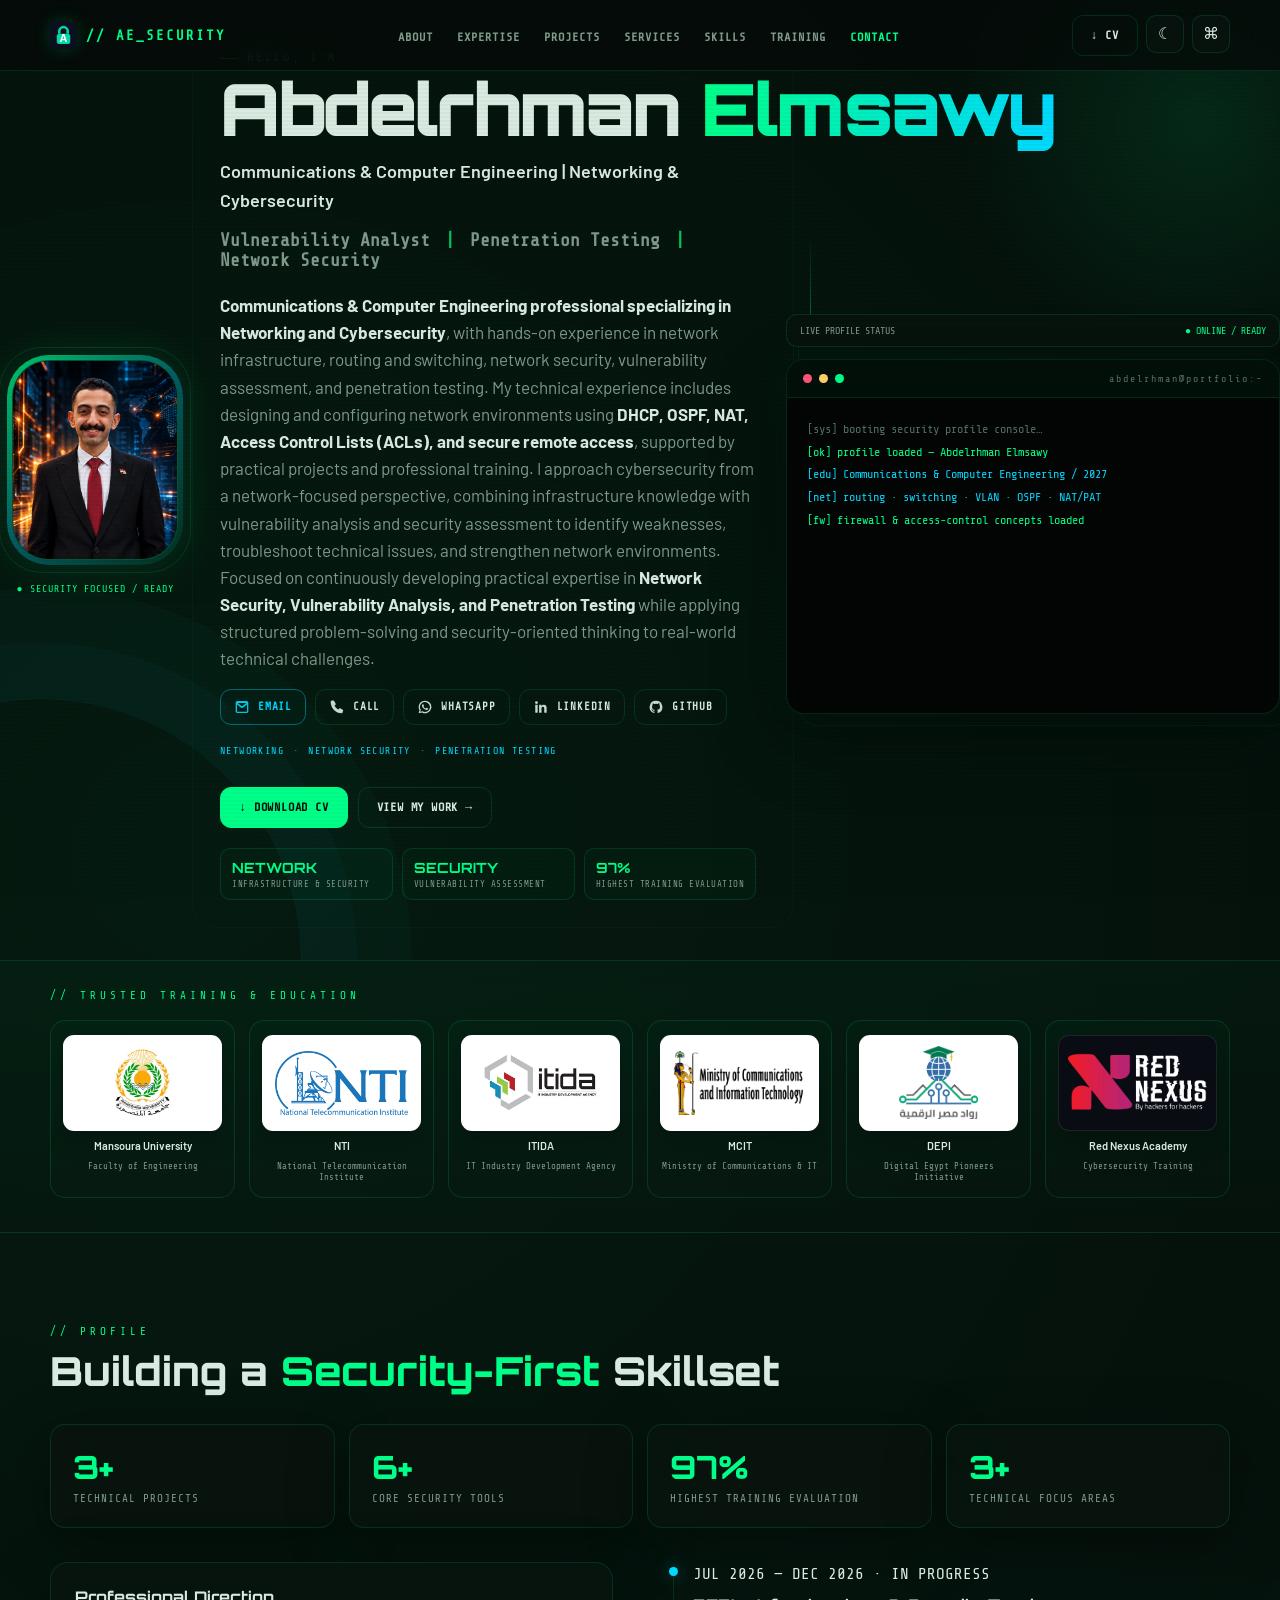
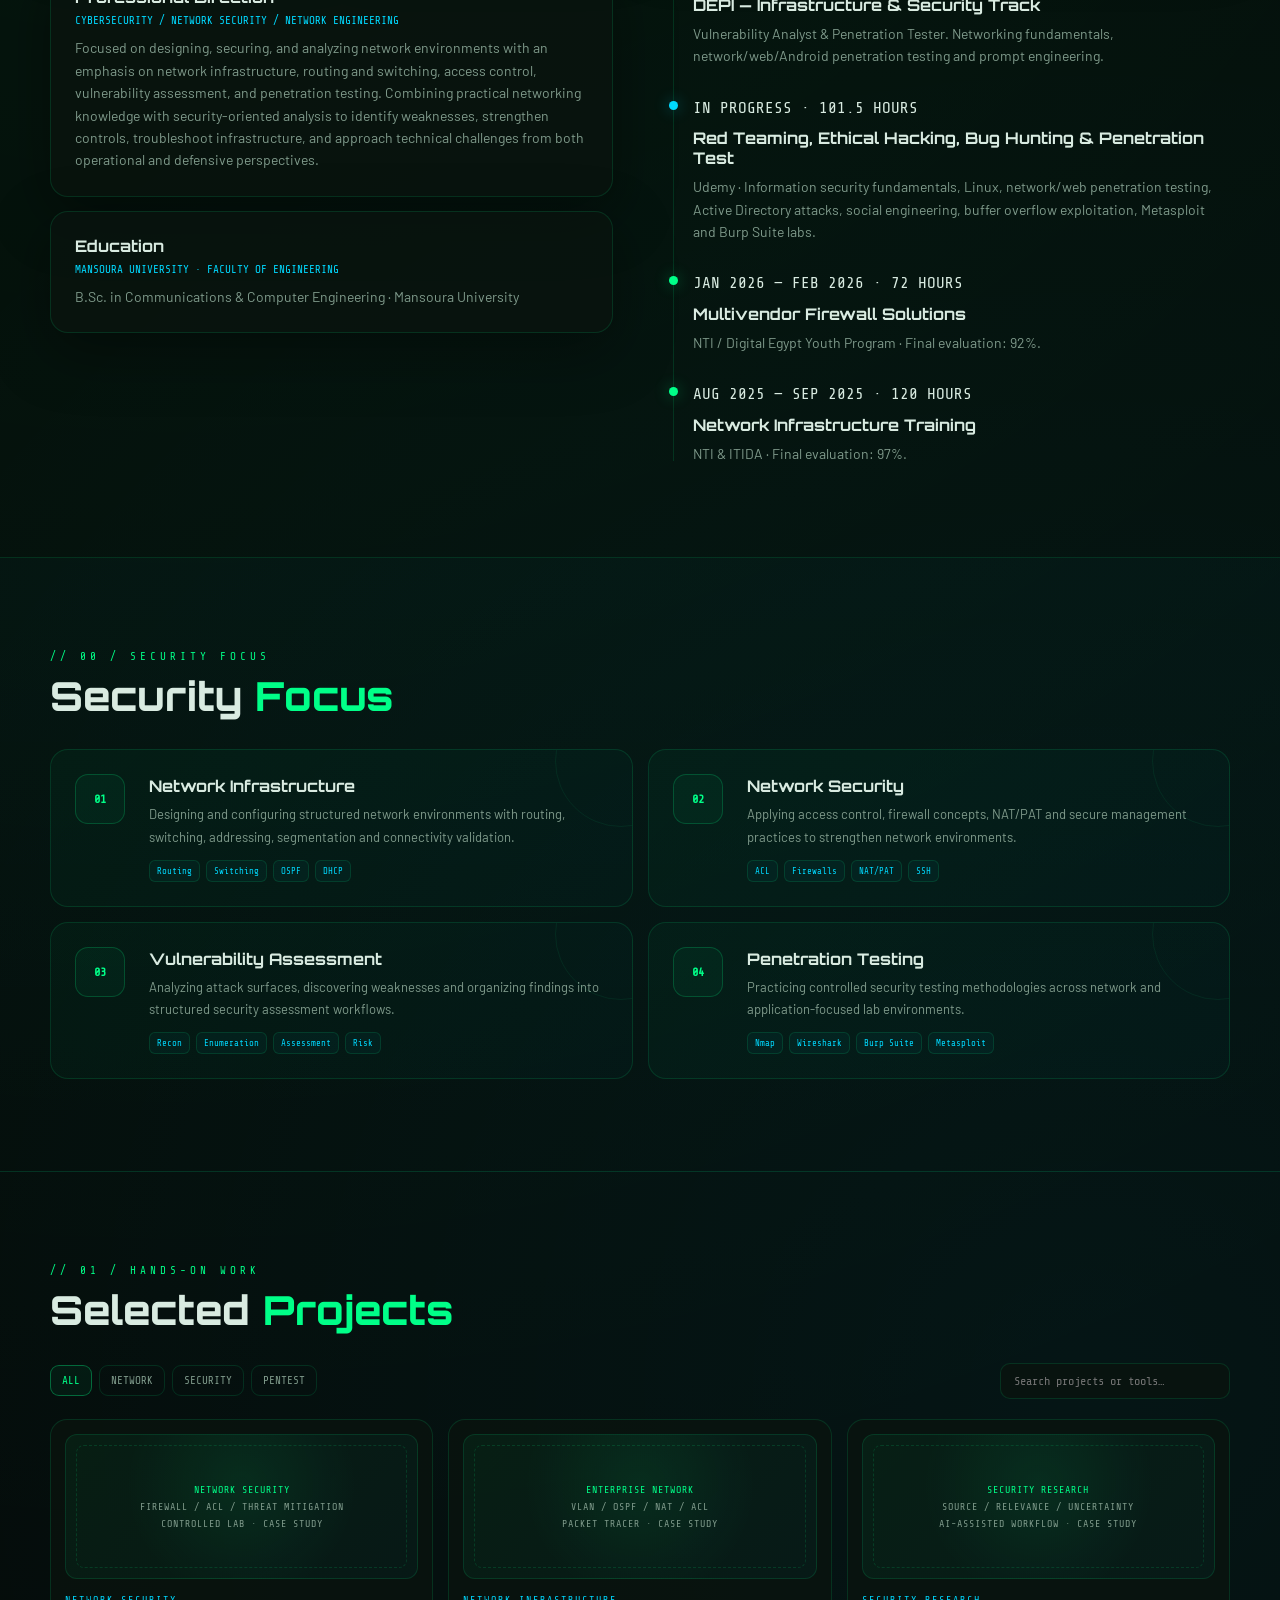
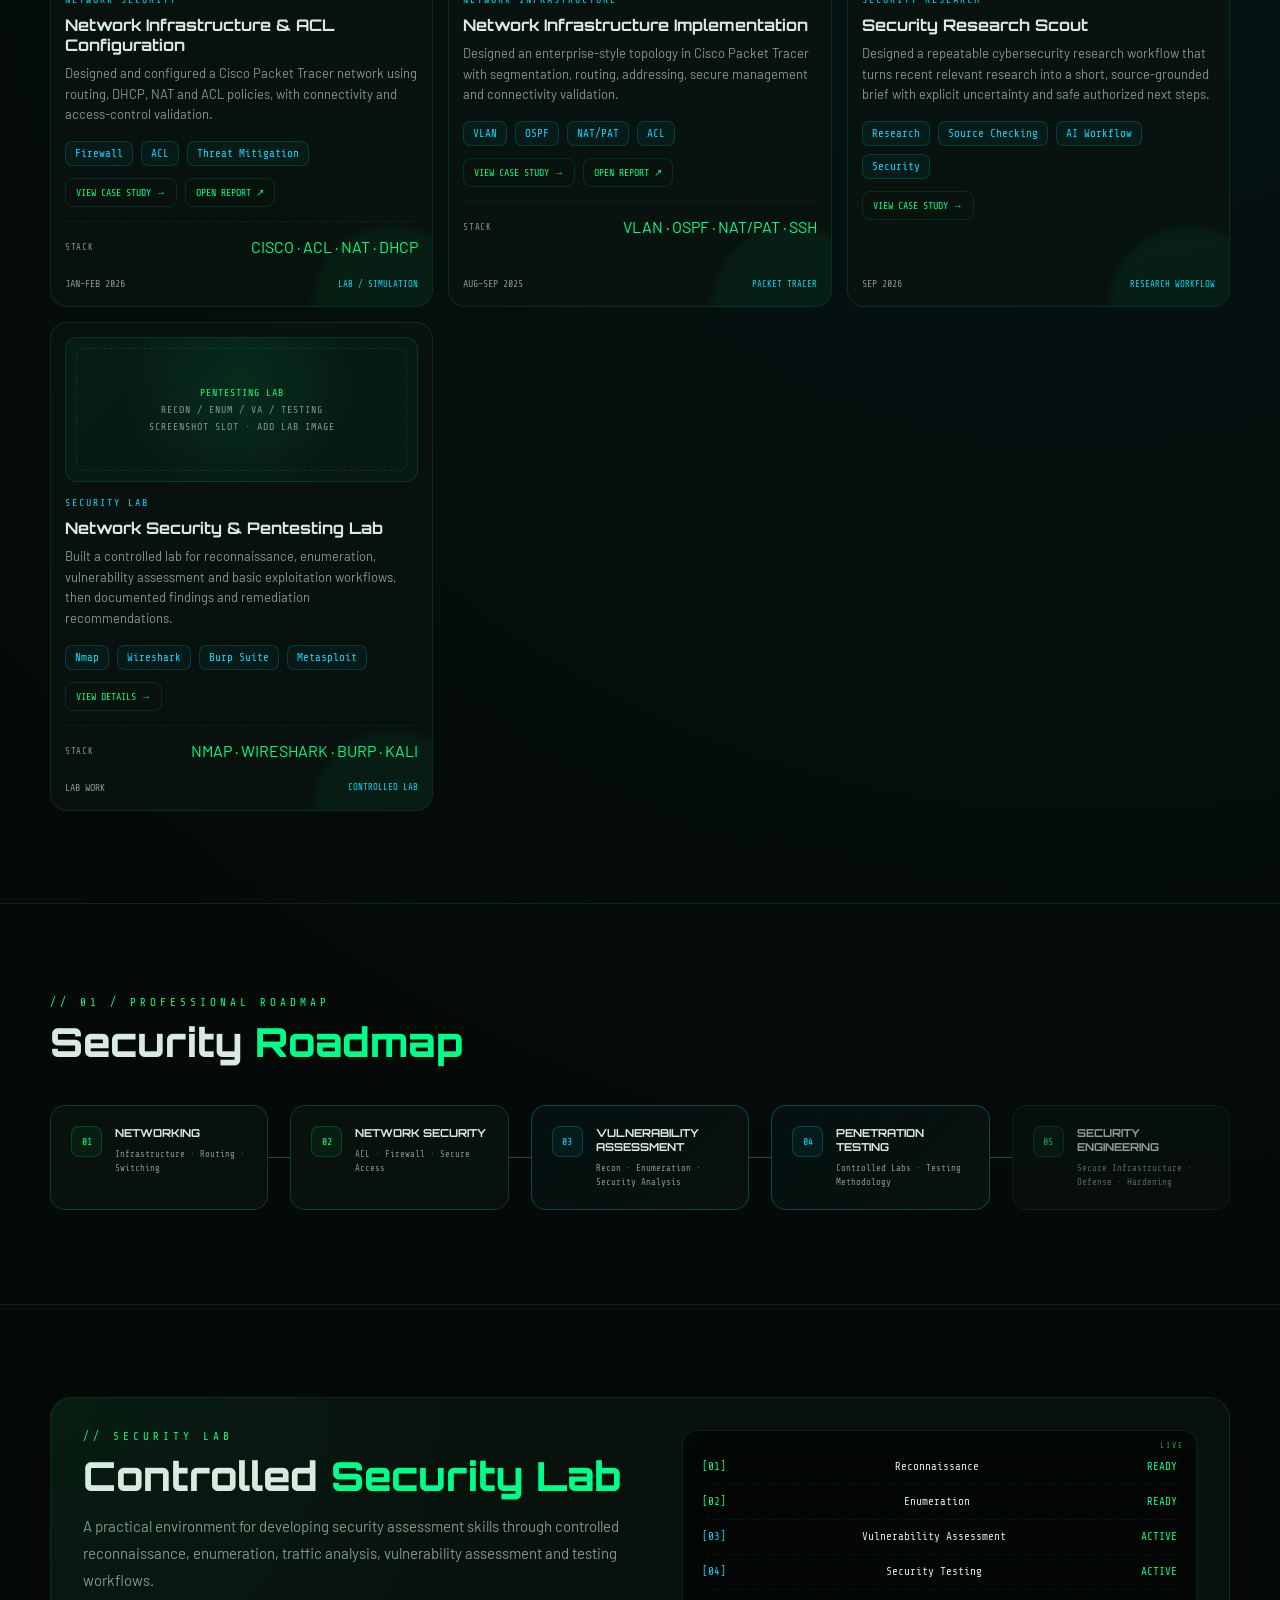
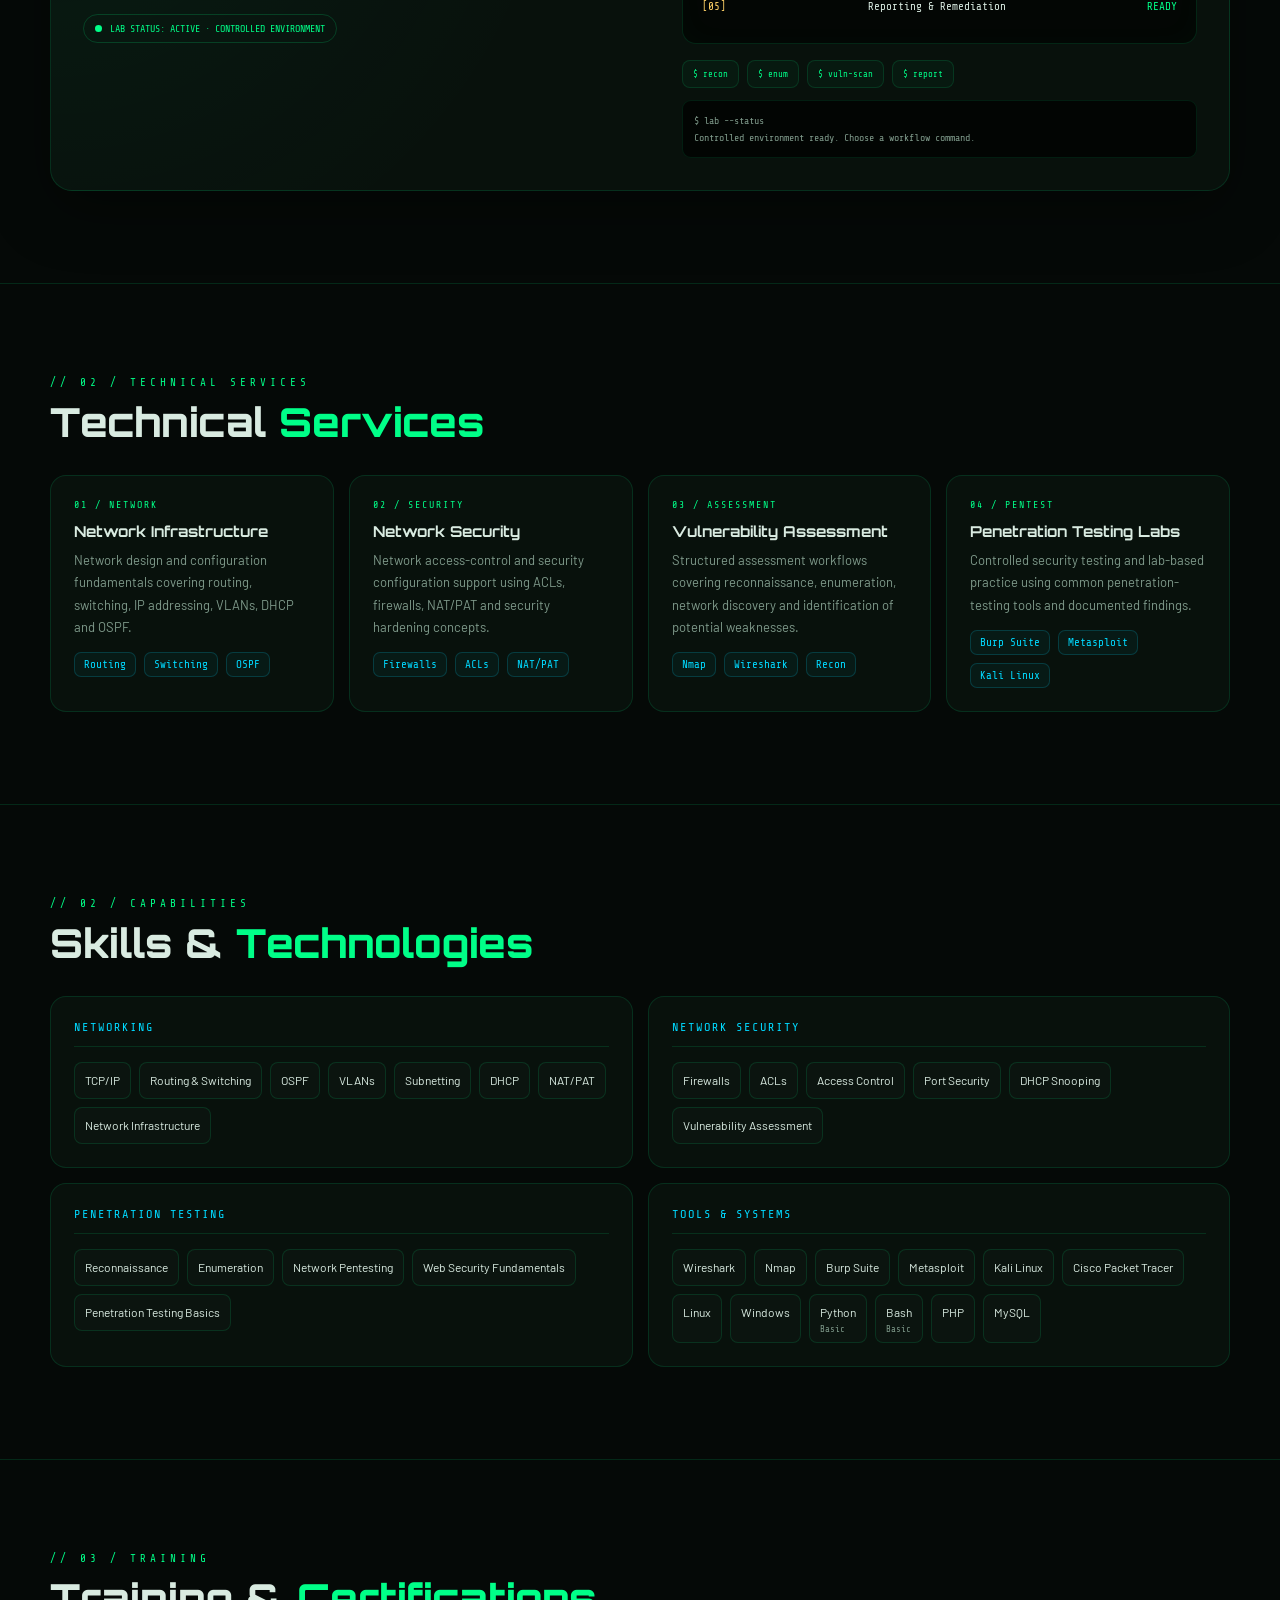
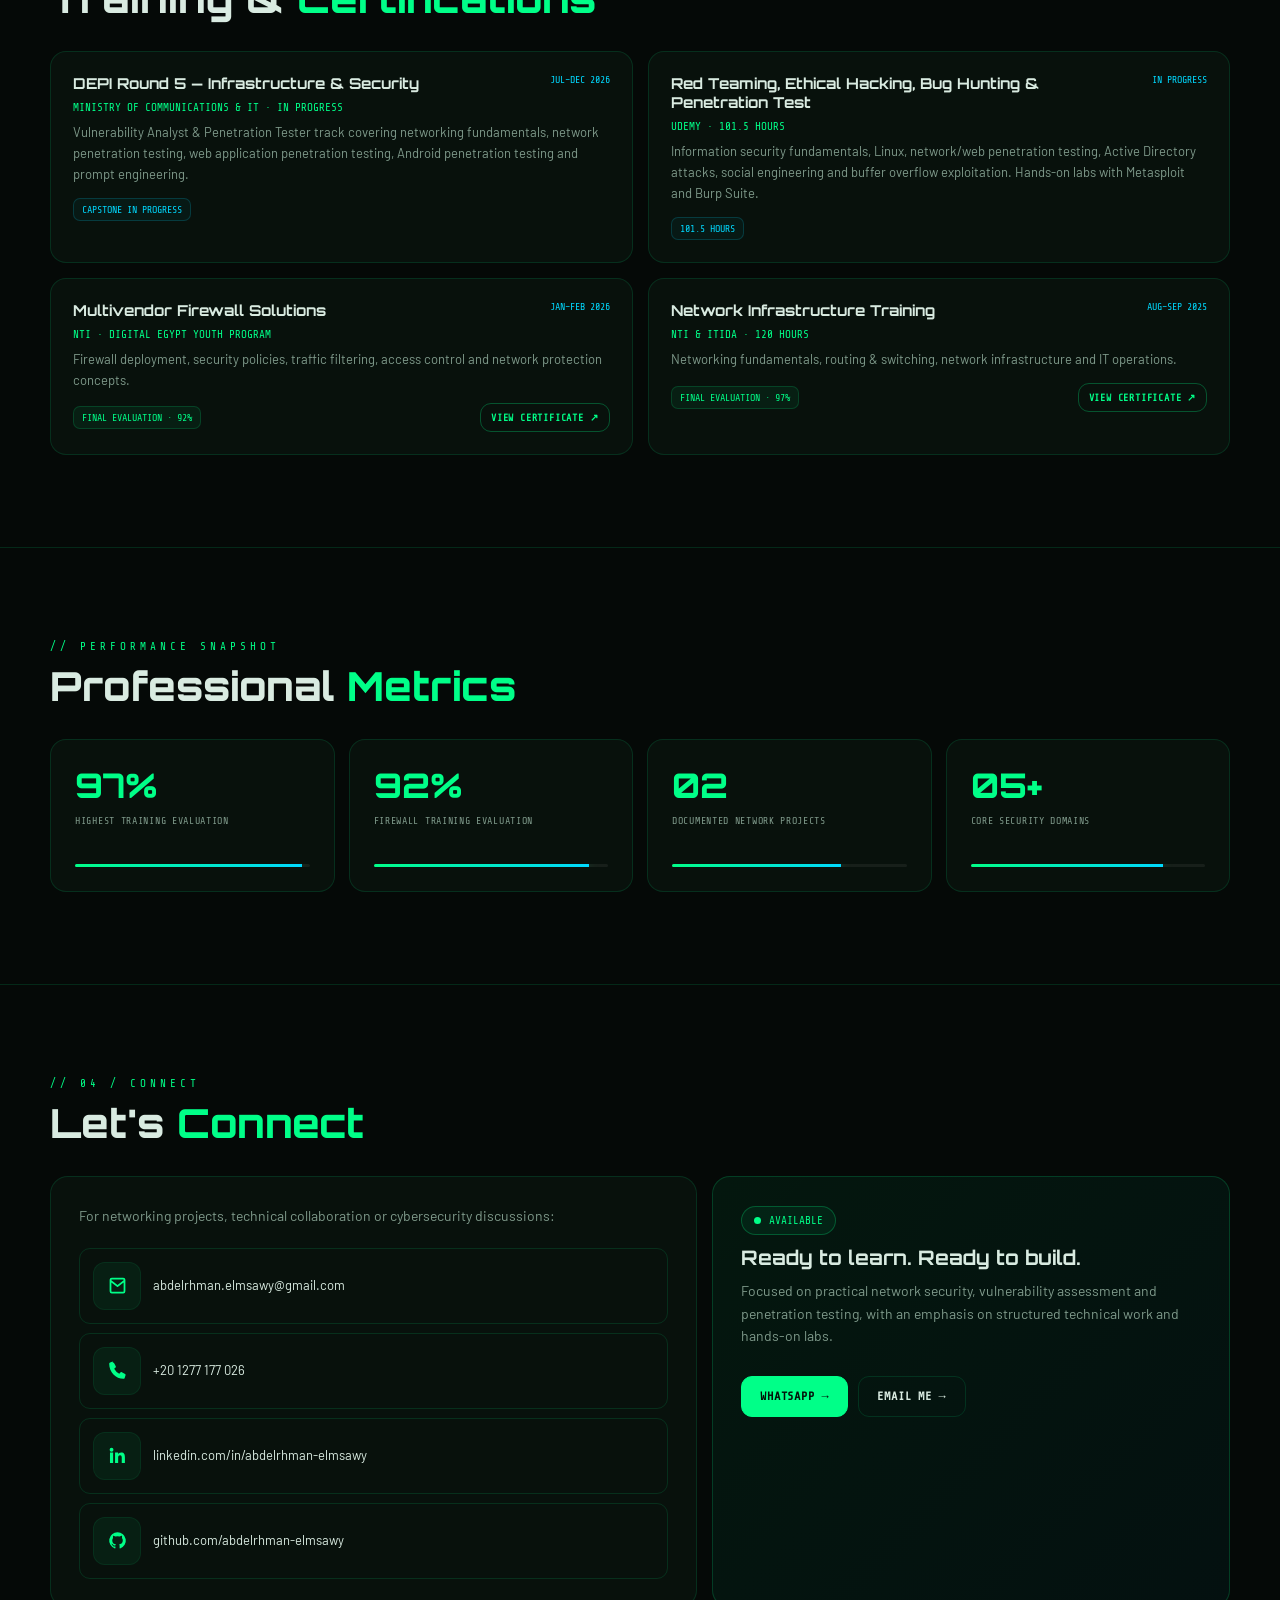
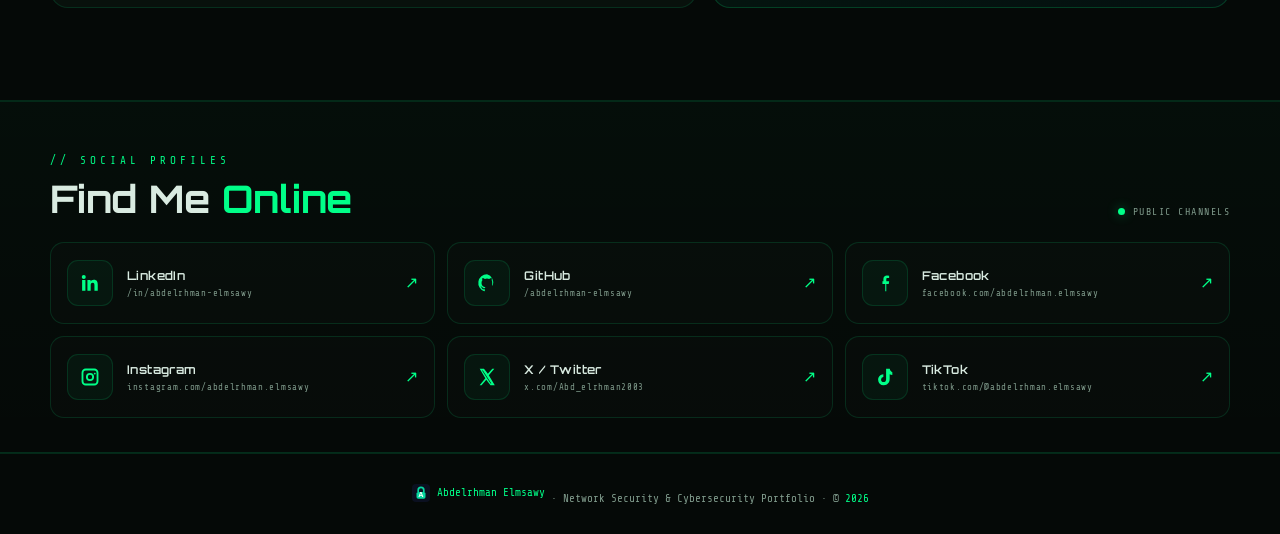
<file: index.html>
<!doctype html>
<html lang="en">
<head>
  <meta charset="utf-8">
  <meta name="viewport" content="width=device-width, initial-scale=1, viewport-fit=cover">
  <meta name="theme-color" content="#07110d">
  <meta name="apple-mobile-web-app-capable" content="yes">
  <meta name="apple-mobile-web-app-status-bar-style" content="black-translucent">
  <meta name="mobile-web-app-capable" content="yes">
  <meta name="description" content="Abdelrhman Elmsawy — Communications & Computer Engineering professional focused on Networking, Network Security and Penetration Testing.">
  <meta name="author" content="Abdelrhman Elmsawy">
  <meta property="og:title" content="Abdelrhman Elmsawy | Network Security & Pentesting">
  <meta property="og:description" content="Portfolio of Abdelrhman Elmsawy — Networking, Network Security, Vulnerability Assessment and Penetration Testing.">
  <meta property="og:type" content="website">
  <link rel="canonical" href="https://abdelrhman-elmsawy.github.io/">
  <meta property="og:url" content="https://abdelrhman-elmsawy.github.io/">
  <title>Abdelrhman Elmsawy | Network Security & Pentesting</title>
  <!-- Favicon / App Icons -->
  <link rel="icon" href="./favicon.ico" sizes="any">
  <link rel="icon" type="image/png" sizes="16x16" href="./favicon-16.png">
  <link rel="icon" type="image/png" sizes="32x32" href="./favicon-32.png">
  <link rel="icon" type="image/png" sizes="48x48" href="./favicon-48.png">
  <link rel="shortcut icon" href="./favicon.ico">
  <link rel="apple-touch-icon" sizes="180x180" href="./apple-touch-icon.png">
  <link rel="manifest" href="./site.webmanifest">
  <link rel="preconnect" href="https://fonts.googleapis.com">
  <link rel="preconnect" href="https://fonts.gstatic.com" crossorigin>
  <link href="https://fonts.googleapis.com/css2?family=Barlow:wght@300;400;500;600;700&family=Orbitron:wght@600;700;800;900&family=Share+Tech+Mono&display=swap" rel="stylesheet">

  <link rel="stylesheet" href="./phase5.css">

  <link rel="stylesheet" href="./style.css">
</head>

<body>
  <div class="progress" id="progress"></div>

  <nav>
    <div class="container nav-inner">
      <a class="brand" href="#home"><img class="brand-mark" src="ae-logo.svg" alt="" aria-hidden="true"><span>// AE_SECURITY</span></a>
      <ul class="nav-links" id="navLinks">
        <li><a href="#about">About</a></li><li><a href="#expertise">Expertise</a></li><li><a href="#projects">Projects</a></li>
        <li><a href="#services">Services</a></li><li><a href="#skills">Skills</a></li><li><a href="#training">Training</a></li><li><a href="#contact">Contact</a></li>
      </ul>
      <div class="nav-actions">
        <a class="btn nav-cv" href="cv.pdf" download="Abdelrhman_Elmsawy_CV.pdf">↓ CV</a>
        <button class="icon-btn" id="themeBtn" aria-label="Toggle theme">☾</button>
        <button class="icon-btn" id="paletteBtn" aria-label="Open command palette">⌘</button>
        <button class="menu-btn" id="menuBtn" aria-label="Open menu">☰</button>
      </div>
    </div>
  </nav>

  <main id="home">
    <section class="hero" style="border-bottom:1px solid var(--line)">
      <div class="container" style="display:contents">

        <div class="hero-portrait">
          <div class="profile-frame">
            <img class="profile" src="profile.png" alt="Abdelrhman Elmsawy" onerror="this.onerror=null;this.src='ae-logo.png';this.classList.add('profile-brand')">
          </div>
          <div class="portrait-status"><strong>● SECURITY FOCUSED / READY</strong></div>
        </div>

        <div class="hero-copy-wrap">
          <div class="hello">HELLO, I'M</div>

          <div class="hero-name-row">
            <h1>Abdelrhman <span class="gradient">Elmsawy</span></h1>
          </div>

          <div class="hero-lead">Communications & Computer Engineering | Networking & Cybersecurity</div>
          <div class="hero-role">Vulnerability Analyst <span>|</span> Penetration Testing <span>|</span> Network Security</div>

          <p class="hero-copy">
            <strong>Communications &amp; Computer Engineering professional specializing in Networking and Cybersecurity</strong>,
            with hands-on experience in network infrastructure, routing and switching, network security,
            vulnerability assessment, and penetration testing.
            My technical experience includes designing and configuring network environments using
            <strong>DHCP, OSPF, NAT, Access Control Lists (ACLs), and secure remote access</strong>,
            supported by practical projects and professional training.
            I approach cybersecurity from a network-focused perspective, combining infrastructure knowledge
            with vulnerability analysis and security assessment to identify weaknesses, troubleshoot technical
            issues, and strengthen network environments.
            Focused on continuously developing practical expertise in <strong>Network Security, Vulnerability Analysis,
            and Penetration Testing</strong> while applying structured problem-solving and security-oriented thinking
            to real-world technical challenges.
          </p>

          <div class="hero-contact" aria-label="Contact links">
            <a class="btn btn-cyan" href="mailto:abdelrhman.elmsawy@gmail.com"><svg class="contact-brand-icon" viewBox="0 0 24 24" aria-hidden="true"><path fill="currentColor" d="M2.5 5.5A2.5 2.5 0 0 1 5 3h14a2.5 2.5 0 0 1 2.5 2.5v13A2.5 2.5 0 0 1 19 21H5a2.5 2.5 0 0 1-2.5-2.5v-13ZM5.5 6 12 11l6.5-5H5.5Zm14 2.2-6.74 5.18a1.25 1.25 0 0 1-1.52 0L4.5 8.2v10.3c0 .28.22.5.5.5h14c.28 0 .5-.22.5-.5V8.2Z"/></svg> Email</a>
            <a class="btn" href="tel:+201277177026"><svg class="contact-brand-icon" viewBox="0 0 24 24" aria-hidden="true"><path fill="currentColor" d="M6.6 2.8c.5-.2 1.1 0 1.4.5l2 3.8c.3.5.2 1.1-.2 1.5L8.2 10a15.2 15.2 0 0 0 5.8 5.8l1.4-1.6c.4-.4 1-.5 1.5-.2l3.8 2c.5.3.7.9.5 1.4l-1 3.1c-.2.6-.8 1-1.4 1C10.2 21.5 2.5 13.8 2.5 4.2c0-.6.4-1.2 1-1.4l3.1-1Z"/></svg> Call</a>
            <a class="btn" href="https://wa.me/201277177026" target="_blank" rel="noopener"><svg class="contact-brand-icon" viewBox="0 0 24 24" aria-hidden="true"><path fill="currentColor" d="M12 2.5a9.5 9.5 0 0 0-8.25 14.22L2.5 21.5l4.95-1.2A9.5 9.5 0 1 0 12 2.5Zm0 17a7.47 7.47 0 0 1-3.82-1.05l-.27-.16-2.94.71.72-2.86-.18-.28A7.5 7.5 0 1 1 12 19.5Zm4.15-5.52c-.23-.12-1.36-.67-1.57-.74-.21-.08-.36-.12-.51.12-.15.23-.59.74-.72.89-.13.16-.26.17-.49.06-1.33-.67-2.2-1.2-3.08-2.7-.23-.4.23-.37.66-1.22.08-.16.04-.3-.02-.42-.06-.12-.51-1.23-.7-1.68-.18-.43-.37-.37-.51-.38h-.44c-.15 0-.4.06-.61.3-.21.23-.8.78-.8 1.9s.82 2.2.93 2.35c.12.16 1.61 2.46 3.9 3.45 1.45.63 2.02.68 2.75.57.44-.07 1.36-.56 1.55-1.1.19-.54.19-1 .13-1.1-.05-.1-.2-.16-.42-.27Z"/></svg> WhatsApp</a>
            <a class="btn" href="https://www.linkedin.com/in/abdelrhman-elmsawy" target="_blank" rel="noopener"><svg class="contact-brand-icon" viewBox="0 0 24 24" aria-hidden="true"><path fill="currentColor" d="M5.2 3.2A2.2 2.2 0 1 1 5.2 7.6a2.2 2.2 0 0 1 0-4.4ZM3.4 8.7H7v11.8H3.4V8.7Zm5.8 0h3.45v1.61h.05c.48-.9 1.66-1.85 3.42-1.85 3.66 0 4.34 2.41 4.34 5.54v6.5h-3.6v-5.76c0-1.37-.03-3.13-1.91-3.13-1.91 0-2.2 1.49-2.2 3.03v5.86H9.2V8.7Z"/></svg> LinkedIn</a>
            <a class="btn" href="https://github.com/abdelrhman-elmsawy" target="_blank" rel="noopener"><svg class="contact-brand-icon" viewBox="0 0 24 24" aria-hidden="true"><path fill="currentColor" d="M12 2.5a9.5 9.5 0 0 0-3 18.51c.47.09.64-.2.64-.45v-1.74c-2.6.56-3.15-1.1-3.15-1.1-.43-1.1-1.04-1.4-1.04-1.4-.85-.58.07-.57.07-.57.94.07 1.44.97 1.44.97.84 1.43 2.2 1.02 2.74.78.08-.61.33-1.02.6-1.25-2.08-.24-4.27-1.04-4.27-4.64 0-1.03.37-1.86.97-2.52-.1-.24-.42-1.2.09-2.5 0 0 .79-.25 2.6.96A9.1 9.1 0 0 1 12 7.2a9.1 9.1 0 0 1 2.37.32c1.81-1.21 2.6-.96 2.6-.96.51 1.3.19 2.26.09 2.5.6.66.97 1.49.97 2.52 0 3.61-2.2 4.39-4.29 4.62.34.29.64.85.64 1.72v2.64c0 .25.17.54.65.45A9.5 9.5 0 0 0 12 2.5Z"/></svg> GitHub</a>
          </div>

          <div class="hero-focus mono">
            <span>NETWORKING</span><i>·</i><span>NETWORK SECURITY</span><i>·</i><span>PENETRATION TESTING</span>
          </div>

          <div class="hero-actions">
            <a class="btn btn-primary" href="cv.pdf" download="Abdelrhman_Elmsawy_CV.pdf">↓ Download CV</a>
            <a class="btn" href="#projects">View My Work →</a>
          </div>

          <div class="hero-metrics">
            <div class="hero-metric"><b>NETWORK</b><span>Infrastructure & Security</span></div>
            <div class="hero-metric"><b>SECURITY</b><span>Vulnerability Assessment</span></div>
            <div class="hero-metric"><b>97%</b><span>Highest Training Evaluation</span></div>
          </div>
        </div>

        <div class="terminal-wrap">
          <div class="terminal-badge">
            <span>LIVE PROFILE STATUS</span><strong>● ONLINE / READY</strong>
          </div>
          <div class="terminal">
            <div class="terminal-head">
              <span class="t-dot r"></span><span class="t-dot y"></span><span class="t-dot g"></span>
              <span class="terminal-title">abdelrhman@portfolio:~</span>
            </div>
            <div class="terminal-body" id="terminalOutput"></div>
          </div>
        </div>

      </div>
    </section>

    <section class="trusted-strip reveal" aria-label="Education and training organizations">
      <div class="container">
        <div class="eyebrow">// trusted training & education</div>
        <div class="trusted-grid">
          <div class="trusted-item"><div class="org-logo"><img src="mansoura-university.jpg" alt="Mansoura University logo"></div><strong>Mansoura University</strong><span>Faculty of Engineering</span></div>
          <div class="trusted-item"><div class="org-logo"><img src="nti-logo.png" alt="National Telecommunication Institute logo"></div><strong>NTI</strong><span>National Telecommunication Institute</span></div>
          <div class="trusted-item"><div class="org-logo"><img src="itida-logo.webp" alt="ITIDA logo"></div><strong>ITIDA</strong><span>IT Industry Development Agency</span></div>
          <div class="trusted-item"><div class="org-logo"><img src="mcit-logo.png" alt="MCIT logo"></div><strong>MCIT</strong><span>Ministry of Communications & IT</span></div>
          <div class="trusted-item"><div class="org-logo"><img src="depi-logo.png" alt="DEPI logo"></div><strong>DEPI</strong><span>Digital Egypt Pioneers Initiative</span></div>
           <div class="trusted-item"><div class="org-logo rednexus-box"><img class="rednexus-logo" src="rednexus_logo-DPpxEu17.webp" alt="Red Nexus Academy logo"></div><strong>Red Nexus Academy</strong><span>Cybersecurity Training</span></div>
        </div>
      </div>
    </section>

    <section class="reveal" id="about">
      <div class="container">
        <div class="eyebrow">// profile</div>
        <h2 class="section-title">Building a <span>Security-First</span> Skillset</h2>
        <div class="stats" style="margin-bottom:34px">
          <div class="stat"><div class="stat-number" data-count="3" data-suffix="+">0</div><div class="stat-label">Technical Projects</div></div>
          <div class="stat"><div class="stat-number" data-count="6" data-suffix="+">0</div><div class="stat-label">Core Security Tools</div></div>
          <div class="stat"><div class="stat-number" data-count="97" data-suffix="%">0%</div><div class="stat-label">Highest Training Evaluation</div></div>
          <div class="stat"><div class="stat-number">3+</div><div class="stat-label">Technical Focus Areas</div></div>
        </div>

        <div class="two-col">
          <div>
            <div class="card">
              <h3>Professional Direction</h3>
              <div class="meta">CYBERSECURITY / NETWORK SECURITY / NETWORK ENGINEERING</div>
              <p>Focused on designing, securing, and analyzing network environments with an emphasis on network infrastructure, routing and switching, access control, vulnerability assessment, and penetration testing. Combining practical networking knowledge with security-oriented analysis to identify weaknesses, strengthen controls, troubleshoot infrastructure, and approach technical challenges from both operational and defensive perspectives.</p>
            </div>
            <div class="card">
              <h3>Education</h3>
              <div class="meta">MANSOURA UNIVERSITY · FACULTY OF ENGINEERING</div>
              <p>B.Sc. in Communications & Computer Engineering · Mansoura University</p>
            </div>
          </div>
          <div class="timeline">
            <div class="timeline-item in-progress">
              <div class="meta mono">JUL 2026 — DEC 2026 · IN PROGRESS</div>
              <h3>DEPI — Infrastructure & Security Track</h3>
              <p style="color:var(--muted);font-size:14px">Vulnerability Analyst & Penetration Tester. Networking fundamentals, network/web/Android penetration testing and prompt engineering.</p>
            </div>
            <div class="timeline-item in-progress">
              <div class="meta mono">IN PROGRESS · 101.5 HOURS</div>
              <h3>Red Teaming, Ethical Hacking, Bug Hunting & Penetration Test</h3>
              <p style="color:var(--muted);font-size:14px">Udemy · Information security fundamentals, Linux, network/web penetration testing, Active Directory attacks, social engineering, buffer overflow exploitation, Metasploit and Burp Suite labs.</p>
            </div>
            <div class="timeline-item">
              <div class="meta mono">JAN 2026 — FEB 2026 · 72 HOURS</div>
              <h3>Multivendor Firewall Solutions</h3>
              <p style="color:var(--muted);font-size:14px">NTI / Digital Egypt Youth Program · Final evaluation: 92%.</p>
            </div>
            <div class="timeline-item">
              <div class="meta mono">AUG 2025 — SEP 2025 · 120 HOURS</div>
              <h3>Network Infrastructure Training</h3>
              <p style="color:var(--muted);font-size:14px">NTI & ITIDA · Final evaluation: 97%.</p>
            </div>
          </div>
        </div>
      </div>
    </section>

    <section class="reveal focus-section" id="expertise">
      <div class="container">
        <div class="eyebrow">// 00 / security focus</div>
        <h2 class="section-title">Security <span>Focus</span></h2>
        <div class="focus-grid">
          <article class="focus-card"><div class="focus-icon">01</div><div><h3>Network Infrastructure</h3><p>Designing and configuring structured network environments with routing, switching, addressing, segmentation and connectivity validation.</p><div class="focus-tags"><span>Routing</span><span>Switching</span><span>OSPF</span><span>DHCP</span></div></div></article>
          <article class="focus-card"><div class="focus-icon">02</div><div><h3>Network Security</h3><p>Applying access control, firewall concepts, NAT/PAT and secure management practices to strengthen network environments.</p><div class="focus-tags"><span>ACL</span><span>Firewalls</span><span>NAT/PAT</span><span>SSH</span></div></div></article>
          <article class="focus-card"><div class="focus-icon">03</div><div><h3>Vulnerability Assessment</h3><p>Analyzing attack surfaces, discovering weaknesses and organizing findings into structured security assessment workflows.</p><div class="focus-tags"><span>Recon</span><span>Enumeration</span><span>Assessment</span><span>Risk</span></div></div></article>
          <article class="focus-card"><div class="focus-icon">04</div><div><h3>Penetration Testing</h3><p>Practicing controlled security testing methodologies across network and application-focused lab environments.</p><div class="focus-tags"><span>Nmap</span><span>Wireshark</span><span>Burp Suite</span><span>Metasploit</span></div></div></article>
        </div>
      </div>
    </section>

    <section class="reveal" id="projects" tabindex="-1">
      <div class="container">
        <div class="eyebrow">// 01 / hands-on work</div>
        <h2 class="section-title">Selected <span>Projects</span></h2>
        <div class="toolbar">
          <div class="filters">
            <button class="filter active" data-filter="all">ALL</button>
            <button class="filter" data-filter="network">NETWORK</button>
            <button class="filter" data-filter="security">SECURITY</button>
            <button class="filter" data-filter="pentest">PENTEST</button>
          </div>
          <input class="search" id="projectSearch" type="search" placeholder="Search projects or tools…" aria-label="Search projects">
        </div>

        <div class="projects" id="projectGrid">
          <article class="project" data-project-file="project-2.pdf" tabindex="0" role="link" aria-label="Open Network Infrastructure and ACL Configuration project" data-category="network security" data-search="network security implementation firewall access control threats mitigation documentation">
            <div class="project-media">
              <div class="media-code"><b>NETWORK SECURITY</b>FIREWALL / ACL / THREAT MITIGATION<br>CONTROLLED LAB · CASE STUDY</div>
            </div>
            <span class="tag">Network Security</span>
            <h3>Network Infrastructure & ACL Configuration</h3>
            <p>Designed and configured a Cisco Packet Tracer network using routing, DHCP, NAT and ACL policies, with connectivity and access-control validation.</p>
            <div class="mini-grid chips"><span class="chip">Firewall</span><span class="chip">ACL</span><span class="chip">Threat Mitigation</span></div>
            <div class="project-actions">
              <button class="details" data-project="security">VIEW CASE STUDY →</button><a class="repo-link" href="project-2.pdf" target="_blank" rel="noopener">OPEN REPORT ↗</a>
            </div>
            <div class="project-meta"><span>STACK</span><b>CISCO · ACL · NAT · DHCP</b></div>
            <div class="project-footer"><span class="mono" style="font-size:10px;color:var(--muted)">JAN–FEB 2026</span><span class="mono" style="font-size:9px;color:var(--cyan)">LAB / SIMULATION</span></div>
          </article>

          <article class="project" data-project-file="project-1.pdf" tabindex="0" role="link" aria-label="Open Network Infrastructure Training project" data-category="network" data-search="network infrastructure cisco packet tracer vlan subnetting dhcp ospf nat pat ssh telnet acl port security dhcp snooping">
            <div class="project-media">
              <div class="media-code"><b>ENTERPRISE NETWORK</b>VLAN / OSPF / NAT / ACL<br>PACKET TRACER · CASE STUDY</div>
            </div>
            <span class="tag">Network Infrastructure</span>
            <h3>Network Infrastructure Implementation</h3>
            <p>Designed an enterprise-style topology in Cisco Packet Tracer with segmentation, routing, addressing, secure management and connectivity validation.</p>
            <div class="mini-grid chips"><span class="chip">VLAN</span><span class="chip">OSPF</span><span class="chip">NAT/PAT</span><span class="chip">ACL</span></div>
            <div class="project-actions">
              <button class="details" data-project="network">VIEW CASE STUDY →</button><a class="repo-link" href="project-1.pdf" target="_blank" rel="noopener">OPEN REPORT ↗</a>
            </div>
            <div class="project-meta"><span>STACK</span><b>VLAN · OSPF · NAT/PAT · SSH</b></div>
            <div class="project-footer"><span class="mono" style="font-size:10px;color:var(--muted)">AUG–SEP 2025</span><span class="mono" style="font-size:9px;color:var(--cyan)">PACKET TRACER</span></div>
          </article>

          <!-- SECURITY RESEARCH SCOUT -->
<article class="project" data-category="security" data-search="security research cybersecurity research AI workflow source grounded research scout vulnerability assessment security analysis">

<div class="project-media">
<div class="media-code"><b>SECURITY RESEARCH</b>SOURCE / RELEVANCE / UNCERTAINTY<br>AI-ASSISTED WORKFLOW · CASE STUDY</div>
</div>

<span class="tag">Security Research</span>
<h3>Security Research Scout</h3>
<p>Designed a repeatable cybersecurity research workflow that turns recent relevant research into a short, source-grounded brief with explicit uncertainty and safe authorized next steps.</p>

<div class="mini-grid chips"><span class="chip">Research</span><span class="chip">Source Checking</span><span class="chip">AI Workflow</span><span class="chip">Security</span></div>

<div class="project-actions">
<a class="details" href="security-research-scout.html">VIEW CASE STUDY →</a>
</div>
<div class="project-footer"><span class="mono" style="font-size:10px;color:var(--muted)">SEP 2026</span><span class="mono" style="font-size:9px;color:var(--cyan)">RESEARCH WORKFLOW</span></div>

</article>
<article class="project" data-category="security pentest" data-search="network security penetration testing lab reconnaissance enumeration vulnerability assessment nmap wireshark burp suite metasploit kali">
            <div class="project-media">
              <div class="media-code"><b>PENTESTING LAB</b>RECON / ENUM / VA / TESTING<br>SCREENSHOT SLOT · ADD LAB IMAGE</div>
            </div>
            <span class="tag">Security Lab</span>
            <h3>Network Security & Pentesting Lab</h3>
            <p>Built a controlled lab for reconnaissance, enumeration, vulnerability assessment and basic exploitation workflows, then documented findings and remediation recommendations.</p>
            <div class="mini-grid chips"><span class="chip">Nmap</span><span class="chip">Wireshark</span><span class="chip">Burp Suite</span><span class="chip">Metasploit</span></div>
            <div class="project-actions">
              <button class="details" data-project="pentest">VIEW DETAILS →</button>
            </div>
            <div class="project-meta"><span>STACK</span><b>NMAP · WIRESHARK · BURP · KALI</b></div>
            <div class="project-footer"><span class="mono" style="font-size:10px;color:var(--muted)">LAB WORK</span><span class="mono" style="font-size:9px;color:var(--cyan)">CONTROLLED LAB</span></div>
          </article>
        </div>
      </div>
    </section>

    <section class="reveal roadmap-section" id="roadmap">
      <div class="container">
        <div class="eyebrow">// 01 / professional roadmap</div>
        <h2 class="section-title">Security <span>Roadmap</span></h2>
        <div class="roadmap">
          <div class="road-step done"><div class="road-index">01</div><div><strong>NETWORKING</strong><span>Infrastructure · Routing · Switching</span></div></div>
          <div class="road-line"></div>
          <div class="road-step done"><div class="road-index">02</div><div><strong>NETWORK SECURITY</strong><span>ACL · Firewall · Secure Access</span></div></div>
          <div class="road-line"></div>
          <div class="road-step active"><div class="road-index">03</div><div><strong>VULNERABILITY ASSESSMENT</strong><span>Recon · Enumeration · Security Analysis</span></div></div>
          <div class="road-line"></div>
          <div class="road-step active"><div class="road-index">04</div><div><strong>PENETRATION TESTING</strong><span>Controlled Labs · Testing Methodology</span></div></div>
          <div class="road-line"></div>
          <div class="road-step future"><div class="road-index">05</div><div><strong>SECURITY ENGINEERING</strong><span>Secure Infrastructure · Defense · Hardening</span></div></div>
        </div>
      </div>
    </section>

    <section class="reveal lab-section" id="lab">
      <div class="container">
        <div class="lab-panel">
          <div>
            <div class="eyebrow">// security lab</div>
            <h2 class="section-title">Controlled <span>Security Lab</span></h2>
            <p class="lab-intro">A practical environment for developing security assessment skills through controlled reconnaissance, enumeration, traffic analysis, vulnerability assessment and testing workflows.</p>
            <div class="lab-status"><span class="dot"></span> LAB STATUS: ACTIVE · CONTROLLED ENVIRONMENT</div>
          </div>
          <div>
            <div class="lab-console">
              <div><span class="log-ok">[01]</span> Reconnaissance <b>READY</b></div>
            <div><span class="log-ok">[02]</span> Enumeration <b>READY</b></div>
            <div><span class="log-info">[03]</span> Vulnerability Assessment <b>ACTIVE</b></div>
            <div><span class="log-info">[04]</span> Security Testing <b>ACTIVE</b></div>
              <div><span class="log-warn">[05]</span> Reporting & Remediation <b>READY</b></div>
            </div>
            <div class="lab-command" aria-label="Security lab command shortcuts">
              <button data-lab-cmd="recon">$ recon</button><button data-lab-cmd="enum">$ enum</button><button data-lab-cmd="scan">$ vuln-scan</button><button data-lab-cmd="report">$ report</button>
            </div>
            <div class="lab-output" id="labOutput">$ lab --status
Controlled environment ready. Choose a workflow command.</div>
          </div>
        </div>
      </div>
    </section>

    <section class="reveal" id="services">
      <div class="container">
        <div class="eyebrow">// 02 / technical services</div>
        <h2 class="section-title">Technical <span>Services</span></h2>
        <div class="services-grid">
          <article class="service">
            <div class="service-number">01 / NETWORK</div>
            <h3>Network Infrastructure</h3>
            <p>Network design and configuration fundamentals covering routing, switching, IP addressing, VLANs, DHCP and OSPF.</p>
            <div class="mini-grid"><span class="chip">Routing</span><span class="chip">Switching</span><span class="chip">OSPF</span></div>
          </article>
          <article class="service">
            <div class="service-number">02 / SECURITY</div>
            <h3>Network Security</h3>
            <p>Network access-control and security configuration support using ACLs, firewalls, NAT/PAT and security hardening concepts.</p>
            <div class="mini-grid"><span class="chip">Firewalls</span><span class="chip">ACLs</span><span class="chip">NAT/PAT</span></div>
          </article>
          <article class="service">
            <div class="service-number">03 / ASSESSMENT</div>
            <h3>Vulnerability Assessment</h3>
            <p>Structured assessment workflows covering reconnaissance, enumeration, network discovery and identification of potential weaknesses.</p>
            <div class="mini-grid"><span class="chip">Nmap</span><span class="chip">Wireshark</span><span class="chip">Recon</span></div>
          </article>
          <article class="service">
            <div class="service-number">04 / PENTEST</div>
            <h3>Penetration Testing Labs</h3>
            <p>Controlled security testing and lab-based practice using common penetration-testing tools and documented findings.</p>
            <div class="mini-grid"><span class="chip">Burp Suite</span><span class="chip">Metasploit</span><span class="chip">Kali Linux</span></div>
          </article>
        </div>
      </div>
    </section>

    <section class="reveal" id="skills">
      <div class="container">
        <div class="eyebrow">// 02 / capabilities</div>
        <h2 class="section-title">Skills & <span>Technologies</span></h2>
        <div class="skills">
          <div class="skill-group">
            <h3>Networking</h3>
            <div class="skill-list">
              <div class="skill">TCP/IP</div><div class="skill">Routing & Switching</div><div class="skill">OSPF</div>
              <div class="skill">VLANs</div><div class="skill">Subnetting</div><div class="skill">DHCP</div><div class="skill">NAT/PAT</div><div class="skill">Network Infrastructure</div>
            </div>
          </div>
          <div class="skill-group">
            <h3>Network Security</h3>
            <div class="skill-list">
              <div class="skill">Firewalls</div><div class="skill">ACLs</div><div class="skill">Access Control</div>
              <div class="skill">Port Security</div><div class="skill">DHCP Snooping</div><div class="skill">Vulnerability Assessment</div>
            </div>
          </div>
          <div class="skill-group">
            <h3>Penetration Testing</h3>
            <div class="skill-list">
              <div class="skill">Reconnaissance</div><div class="skill">Enumeration</div><div class="skill">Network Pentesting</div>
              <div class="skill">Web Security Fundamentals</div><div class="skill">Penetration Testing Basics</div>
            </div>
          </div>
          <div class="skill-group">
            <h3>Tools & Systems</h3>
            <div class="skill-list">
              <div class="skill">Wireshark</div><div class="skill">Nmap</div><div class="skill">Burp Suite</div><div class="skill">Metasploit</div>
              <div class="skill">Kali Linux</div><div class="skill">Cisco Packet Tracer</div><div class="skill">Linux</div><div class="skill">Windows</div>
              <div class="skill">Python <small>Basic</small></div><div class="skill">Bash <small>Basic</small></div><div class="skill">PHP</div><div class="skill">MySQL</div>
            </div>
          </div>
        </div>
      </div>
    </section>

    <section class="reveal" id="training">
      <div class="container">
        <div class="eyebrow">// 03 / training</div>
        <h2 class="section-title">Training & <span>Certifications</span></h2>
        <div class="training-grid">
          <article class="training in-progress">
            <div class="training-top"><h3>DEPI Round 5 — Infrastructure & Security</h3><span class="period">JUL–DEC 2026</span></div>
            <div class="issuer">MINISTRY OF COMMUNICATIONS & IT · IN PROGRESS</div>
            <p>Vulnerability Analyst & Penetration Tester track covering networking fundamentals, network penetration testing, web application penetration testing, Android penetration testing and prompt engineering.</p>
            <span class="score">CAPSTONE IN PROGRESS</span>
          </article>
          <article class="training in-progress">
            <div class="training-top"><h3>Red Teaming, Ethical Hacking, Bug Hunting & Penetration Test</h3><span class="period">IN PROGRESS</span></div>
            <div class="issuer">UDEMY · 101.5 HOURS</div>
            <p>Information security fundamentals, Linux, network/web penetration testing, Active Directory attacks, social engineering and buffer overflow exploitation. Hands-on labs with Metasploit and Burp Suite.</p>
            <span class="score">101.5 HOURS</span>
          </article>
          <article class="training certificate-card completed">
            <div class="training-top"><h3>Multivendor Firewall Solutions</h3><span class="period">JAN–FEB 2026</span></div>
            <div class="issuer">NTI · DIGITAL EGYPT YOUTH PROGRAM</div>
            <p>Firewall deployment, security policies, traffic filtering, access control and network protection concepts.</p>
            <div class="cert-row"><span class="score">FINAL EVALUATION · 92%</span><a class="btn cert-btn" href="certificates/multivendor-firewall.pdf" target="_blank" rel="noopener">VIEW CERTIFICATE ↗</a></div>
          </article>
          <article class="training certificate-card completed">
            <div class="training-top"><h3>Network Infrastructure Training</h3><span class="period">AUG–SEP 2025</span></div>
            <div class="issuer">NTI & ITIDA · 120 HOURS</div>
            <p>Networking fundamentals, routing & switching, network infrastructure and IT operations.</p>
            <div class="cert-row"><span class="score">FINAL EVALUATION · 97%</span><a class="btn cert-btn" href="certificates/network-infrastructure.pdf" target="_blank" rel="noopener">VIEW CERTIFICATE ↗</a></div>
          </article>
        </div>
      </div>
    </section>

    <section class="reveal" id="metrics">
      <div class="container">
        <div class="eyebrow">// performance snapshot</div>
        <h2 class="section-title">Professional <span>Metrics</span></h2>
        <div class="metric-grid">
          <div class="metric-card"><span class="metric-value">97%</span><span class="metric-label">Highest Training Evaluation</span><div class="metric-bar"><i style="width:97%"></i></div></div>
          <div class="metric-card"><span class="metric-value">92%</span><span class="metric-label">Firewall Training Evaluation</span><div class="metric-bar"><i style="width:92%"></i></div></div>
          <div class="metric-card"><span class="metric-value">02</span><span class="metric-label">Documented Network Projects</span><div class="metric-bar"><i style="width:72%"></i></div></div>
          <div class="metric-card"><span class="metric-value">05+</span><span class="metric-label">Core Security Domains</span><div class="metric-bar"><i style="width:82%"></i></div></div>
        </div>
      </div>
    </section>

    <section class="reveal" id="contact">
      <div class="container">
        <div class="eyebrow">// 04 / connect</div>
        <h2 class="section-title">Let's <span>Connect</span></h2>
        <div class="contact">
          <div class="contact-card">
            <p style="color:var(--muted);font-size:14px">For networking projects, technical collaboration or cybersecurity discussions:</p>
            <div class="contact-list">
              <a class="contact-item" href="mailto:abdelrhman.elmsawy@gmail.com"><span class="contact-icon"><svg viewBox="0 0 24 24" aria-hidden="true"><path d="M3 5.5A2.5 2.5 0 0 1 5.5 3h13A2.5 2.5 0 0 1 21 5.5v13a2.5 2.5 0 0 1-2.5 2.5h-13A2.5 2.5 0 0 1 3 18.5v-13ZM5 6l7 5.4L19 6v-.5a.5.5 0 0 0-.5-.5h-13a.5.5 0 0 0-.5.5V6Zm14 2.5-6.39 4.92a1 1 0 0 1-1.22 0L5 8.5v10c0 .28.22.5.5.5h13a.5.5 0 0 0 .5-.5v-10Z"/></svg></span>abdelrhman.elmsawy@gmail.com</a>
              <a class="contact-item" href="tel:+201277177026"><span class="contact-icon"><svg viewBox="0 0 24 24" aria-hidden="true"><path d="M6.6 2.8c.5-.2 1.1 0 1.4.5l2 3.8c.3.5.2 1.1-.2 1.5L8.2 10a15.2 15.2 0 0 0 5.8 5.8l1.4-1.6c.4-.4 1-.5 1.5-.2l3.8 2c.5.3.7.9.5 1.4l-1 3.1c-.2.6-.8 1-1.4 1C10.2 21.5 2.5 13.8 2.5 4.2c0-.6.4-1.2 1-1.4l3.1-1Z"/></svg></span>+20 1277 177 026</a>
              <a class="contact-item" href="https://www.linkedin.com/in/abdelrhman-elmsawy" target="_blank" rel="noopener"><span class="contact-icon"><svg viewBox="0 0 24 24" aria-hidden="true"><path d="M5.2 3.2A2.2 2.2 0 1 1 5.2 7.6a2.2 2.2 0 0 1 0-4.4ZM3.4 8.7H7v11.8H3.4V8.7Zm5.8 0h3.45v1.61h.05c.48-.9 1.66-1.85 3.42-1.85 3.66 0 4.34 2.41 4.34 5.54v6.5h-3.6v-5.76c0-1.37-.03-3.13-1.91-3.13-1.91 0-2.2 1.49-2.2 3.03v5.86H9.2V8.7Z"/></svg></span>linkedin.com/in/abdelrhman-elmsawy</a>
              <a class="contact-item" href="https://github.com/abdelrhman-elmsawy" target="_blank" rel="noopener"><span class="contact-icon"><svg viewBox="0 0 24 24" aria-hidden="true"><path d="M12 2.5a9.5 9.5 0 0 0-3 18.51c.47.09.64-.2.64-.45v-1.74c-2.6.56-3.15-1.1-3.15-1.1-.43-1.1-1.04-1.4-1.04-1.4-.85-.58.07-.57.07-.57.94.07 1.44.97 1.44.97.84 1.43 2.2 1.02 2.74.78.08-.61.33-1.02.6-1.25-2.08-.24-4.27-1.04-4.27-4.64 0-1.03.37-1.86.97-2.52-.1-.24-.42-1.2.09-2.5 0 0 .79-.25 2.6.96A9.1 9.1 0 0 1 12 7.2a9.1 9.1 0 0 1 2.37.32c1.81-1.21 2.6-.96 2.6-.96.51 1.3.19 2.26.09 2.5.6.66.97 1.49.97 2.52 0 3.61-2.2 4.39-4.29 4.62.34.29.64.85.64 1.72v2.64c0 .25.17.54.65.45A9.5 9.5 0 0 0 12 2.5Z"/></svg></span>github.com/abdelrhman-elmsawy</a>
            </div>
          </div>
          <div class="availability">
            <div class="status" style="margin:0"><span class="dot"></span> AVAILABLE</div>
            <h3>Ready to learn. Ready to build.</h3>
            <p>Focused on practical network security, vulnerability assessment and penetration testing, with an emphasis on structured technical work and hands-on labs.</p>
            <div class="hero-actions"><a class="btn btn-primary" href="https://wa.me/201277177026" target="_blank" rel="noopener">WhatsApp →</a><a class="btn" href="mailto:abdelrhman.elmsawy@gmail.com">Email Me →</a></div>
          </div>
        </div>
      </div>
    </section>

    <section class="social-profiles reveal" aria-labelledby="socialTitle">
      <div class="container">
        <div class="social-heading">
          <div>
            <div class="eyebrow">// social profiles</div>
            <h2 id="socialTitle">Find Me <span>Online</span></h2>
          </div>
          <div class="social-status"><span class="dot"></span> PUBLIC CHANNELS</div>
        </div>

        <div class="social-grid">
          <a class="social-card" href="https://www.linkedin.com/in/abdelrhman-elmsawy" target="_blank" rel="noopener" aria-label="LinkedIn profile">
            <span class="social-icon linkedin"><svg viewBox="0 0 24 24" aria-hidden="true"><path d="M5.2 3.2A2.2 2.2 0 1 1 5.2 7.6a2.2 2.2 0 0 1 0-4.4ZM3.4 8.7H7v11.8H3.4V8.7Zm5.8 0h3.45v1.61h.05c.48-.9 1.66-1.85 3.42-1.85 3.66 0 4.34 2.41 4.34 5.54v6.5h-3.6v-5.76c0-1.37-.03-3.13-1.91-3.13-1.91 0-2.2 1.49-2.2 3.03v5.86H9.2V8.7Z"/></svg></span>
            <span><strong>LinkedIn</strong><small>/in/abdelrhman-elmsawy</small></span><b>↗</b>
          </a>

          <a class="social-card" href="https://github.com/abdelrhman-elmsawy" target="_blank" rel="noopener" aria-label="GitHub profile">
            <span class="social-icon github"><svg viewBox="0 0 24 24" aria-hidden="true"><path d="M12 2.5a9.5 9.5 0 0 0-3 18.51c.47.09.64-.2.64-.45v-1.74c-2.6.56-3.15-1.1-3.15-1.1-.43-1.1-1.04-1.4-1.04-1.4-.85-.58.07-.57.07-.57.94.07 1.44.97 1.44.97.84 1.43 2.2 1.02 2.74.78.08-.61.33-1.02.6-1.25-2.08-.24-4.27-1.04-4.27-4.64 0-1.03.37-1.86.97-2.52-.1-.24-.42-1.2.09-2.5 0 0 .79-.25 2.6.96A9.1 9.1 0 0 1 12 7.2a9.1 9.1 0 0 1 2.37.32c1.81-1.21 2.6-.96 2.6-.96.51 1.3.19 2.26.09 2.5.6.66.64 1.72.64 2.64v2.64c0 .25.17.54.65.45A9.5 9.5 0 0 0 12 2.5Z"/></svg></span>
            <span><strong>GitHub</strong><small>/abdelrhman-elmsawy</small></span><b>↗</b>
          </a>

          <a class="social-card" href="https://www.facebook.com/abdelrhman.elmsawy" target="_blank" rel="noopener" aria-label="Facebook profile">
            <span class="social-icon facebook"><svg viewBox="0 0 24 24" aria-hidden="true"><path d="M13.4 21v-8h2.7l.4-3h-3.1V8.1c0-.87.24-1.46 1.5-1.46h1.6V4a21 21 0 0 0-2.34-.12c-2.32 0-3.91 1.42-3.91 4.03V10H9.2v3h3.06v8h1.14Z"/></svg></span>
            <span><strong>Facebook</strong><small>facebook.com/abdelrhman.elmsawy</small></span><b>↗</b>
          </a>

          <a class="social-card" href="https://www.instagram.com/abdelrhman.elmsawy/" target="_blank" rel="noopener" aria-label="Instagram profile">
            <span class="social-icon instagram"><svg viewBox="0 0 24 24" aria-hidden="true"><path d="M7.3 2.8h9.4A4.5 4.5 0 0 1 21.2 7.3v9.4a4.5 4.5 0 0 1-4.5 4.5H7.3a4.5 4.5 0 0 1-4.5-4.5V7.3a4.5 4.5 0 0 1 4.5-4.5Zm0 2A2.5 2.5 0 0 0 4.8 7.3v9.4a2.5 2.5 0 0 0 2.5 2.5h9.4a2.5 2.5 0 0 0 2.5-2.5V7.3a2.5 2.5 0 0 0-2.5-2.5H7.3Zm4.7 2.8a4.4 4.4 0 1 1 0 8.8 4.4 4.4 0 0 1 0-8.8Zm0 2a2.4 2.4 0 1 0 0 4.8 2.4 2.4 0 0 0 0-4.8Zm5.2-2.35a1.05 1.05 0 1 1 0 2.1 1.05 1.05 0 0 1 0-2.1Z"/></svg></span>
            <span><strong>Instagram</strong><small>instagram.com/abdelrhman.elmsawy</small></span><b>↗</b>
          </a>

          <a class="social-card" href="https://x.com/Abd_elrhman2003" target="_blank" rel="noopener" aria-label="X profile">
            <span class="social-icon x"><svg viewBox="0 0 24 24" aria-hidden="true"><path d="M4 3h4.7l4.25 5.58L17.8 3H20l-6.05 7.1L20.5 21h-4.7l-4.6-6.05L6.1 21H4l6.2-7.58L4 3Zm3.45 1.9H6.6l9.3 14.2h.86L7.45 4.9Z"/></svg></span>
            <span><strong>X / Twitter</strong><small>x.com/Abd_elrhman2003</small></span><b>↗</b>
          </a>

          <a class="social-card" href="https://www.tiktok.com/@abdelrhman.elmsawy" target="_blank" rel="noopener" aria-label="TikTok profile">
            <span class="social-icon tiktok"><svg viewBox="0 0 24 24" aria-hidden="true"><path d="M14.2 3h3c.2 1.55 1.08 2.9 2.8 3.7v3.05c-1.02-.02-2.02-.27-2.9-.73v5.1c0 4.18-2.75 6.88-6.67 6.88A5.93 5.93 0 0 1 4.5 15c0-3.22 2.45-5.83 5.7-6.07v3.14A2.9 2.9 0 0 0 7.7 15c0 1.43 1.2 2.55 2.73 2.55 1.68 0 2.77-1.1 2.77-3.2V3Z"/></svg></span>
            <span><strong>TikTok</strong><small>tiktok.com/@abdelrhman.elmsawy</small></span><b>↗</b>
          </a>
        </div>
      </div>
    </section>
  </main>

  <footer><span class="footer-brand"><img src="ae-logo.svg" alt="" aria-hidden="true"> <span>Abdelrhman Elmsawy</span></span> · Network Security & Cybersecurity Portfolio · © <span id="year"></span></footer>

  <button class="icon-btn" id="top" aria-label="Back to top">↑</button>

  <div class="modal" id="modal" aria-hidden="true">
    <div class="modal-box">
      <button class="icon-btn modal-close" id="modalClose" aria-label="Close">×</button>
      <div class="eyebrow" id="modalTag">// project</div>
      <h3 id="modalTitle"></h3>
      <p id="modalText"></p>
      <ul id="modalList"></ul>
      <div class="modal-project-grid">
        <div class="modal-evidence">
          <div class="eyebrow">// visual evidence</div>
          <div id="modalMedia" class="modal-media">PROJECT SCREENSHOT / LAB CAPTURE</div>
        </div>
        <div class="modal-side">
          <div class="eyebrow">// stack</div>
          <div id="modalTools" class="mini-grid chips"></div>
          <a id="modalRepo" class="btn" href="#" target="_blank" rel="noopener" style="margin-top:12px;display:none">⌘ Open GitHub Repository</a>
          <span id="modalRepoPending" class="repo-pending">⌘ GitHub repository pending</span>
        </div>
      </div>
    </div>
  </div>

  <div class="modal" id="certModal" aria-hidden="true">
    <div class="modal-box" style="width:min(1000px,100%);height:min(88vh,900px);padding:14px;display:flex;flex-direction:column">
      <div style="display:flex;align-items:center;justify-content:space-between;gap:12px;padding:4px 4px 12px">
        <div><div class="eyebrow">// verified credential</div><h3 style="font-size:17px;margin-top:3px">Certificate Viewer</h3></div>
        <div style="display:flex;gap:8px;align-items:center"><a id="certOpen" class="btn" href="#" target="_blank" rel="noopener" style="font-size:10px">OPEN PDF ↗</a><button class="icon-btn" id="certClose" aria-label="Close certificate">×</button></div>
      </div>
      <div id="certStatus" style="display:none;margin:0 0 8px;padding:10px;border:1px solid rgba(255,180,0,.2);border-radius:9px;color:var(--muted);font:10px 'Share Tech Mono'">Certificate PDF path is ready — add the completed certificate file to the certificates/ folder.</div>
      <iframe id="certFrame" title="Certificate PDF" style="width:100%;height:100%;min-height:55vh;border:1px solid var(--line);border-radius:10px;background:#fff"></iframe>
    </div>
  </div>

  <div class="palette" id="palette" aria-hidden="true">
    <div class="palette-box">
      <input id="commandInput" placeholder="Type a command…" autocomplete="off">
      <div class="commands" id="commands">
        <div class="command" data-action="projects">Open Projects <kbd>↵</kbd></div>
        <div class="command" data-action="expertise">Open Security Focus <kbd>↵</kbd></div>
        <div class="command" data-action="services">Open Services <kbd>↵</kbd></div>
        <div class="command" data-action="lab">Open Security Lab <kbd>↵</kbd></div>
        <div class="command" data-action="contact">Go to Contact</div>
        <div class="command" data-action="theme">Toggle Theme</div>
        <div class="command" data-action="cv">Download CV</div>
      </div>
    </div>
  </div>

  <script>
    const EMAIL="abdelrhman.elmsawy@gmail.com";
    document.getElementById("year").textContent=new Date().getFullYear();

    // Theme
    let savedTheme="";
    try{savedTheme=localStorage.getItem("ae-theme")||""}catch(e){}
    if(savedTheme) document.documentElement.dataset.theme=savedTheme;
    const themeBtn=document.getElementById("themeBtn");
    function updateThemeIcon(){themeBtn.textContent=document.documentElement.dataset.theme==="light"?"☀":"☾"}
    updateThemeIcon();
    themeBtn.onclick=()=>{const next=document.documentElement.dataset.theme==="light"?"":"light"; if(next)document.documentElement.dataset.theme=next;else delete document.documentElement.dataset.theme; try{localStorage.setItem("ae-theme",next)}catch(e){}updateThemeIcon()};

    // Mobile menu + navbar state
    const nav=document.querySelector("nav"), menuBtn=document.getElementById("menuBtn"), navLinks=document.getElementById("navLinks");
    function closeMobileMenu(){navLinks.classList.remove("mobile-open");document.body.classList.remove("nav-open");menuBtn.setAttribute("aria-expanded","false")}
    menuBtn.setAttribute("aria-expanded","false");
    menuBtn.onclick=()=>{const open=navLinks.classList.toggle("mobile-open");document.body.classList.toggle("nav-open",open);menuBtn.setAttribute("aria-expanded",String(open))};
    document.querySelectorAll(".nav-links a").forEach(a=>a.onclick=closeMobileMenu);
    addEventListener("scroll",()=>nav.classList.toggle("scrolled",scrollY>24),{passive:true});
    nav.classList.toggle("scrolled",scrollY>24);

    // Scroll progress + back-to-top + active nav
    const progress=document.getElementById("progress"), topBtn=document.getElementById("top");
    addEventListener("scroll",()=>{
      const h=Math.max(1,document.documentElement.scrollHeight-innerHeight);
      progress.style.width=(Math.min(100,Math.max(0,scrollY/h*100)))+"%";
      topBtn.classList.toggle("show",scrollY>600);
    });
    topBtn.onclick=()=>scrollTo({top:0,behavior:"smooth"});

    const sections=[...document.querySelectorAll("main section[id]")];
    const navAnchors=[...document.querySelectorAll(".nav-links a")];
    const navObs=new IntersectionObserver(es=>es.forEach(e=>{if(e.isIntersecting)navAnchors.forEach(a=>a.classList.toggle("active",a.getAttribute("href")==="#"+e.target.id))}),{rootMargin:"-35% 0px -55% 0px"});
    sections.forEach(s=>navObs.observe(s));

    // Reveal
    const revealObs=new IntersectionObserver(es=>es.forEach(e=>{if(e.isIntersecting){e.target.classList.add("visible");revealObs.unobserve(e.target)}}),{threshold:.12});
    document.querySelectorAll(".reveal").forEach(e=>revealObs.observe(e));

    // Count stats
    const statObs=new IntersectionObserver(es=>es.forEach(e=>{
      if(e.isIntersecting){
        document.querySelectorAll("[data-count]").forEach(el=>{
          const target=Number(el.dataset.count);const suffix=el.dataset.suffix||"";let n=0;const step=Math.max(1,Math.ceil(target/35));
          const timer=setInterval(()=>{n=Math.min(target,n+step);el.textContent=n+suffix;if(n>=target)clearInterval(timer)},28);
        });statObs.disconnect();
      }
    }),{threshold:.4});
    statObs.observe(document.querySelector(".stats"));

    // Terminal
    const logs=[
      ["log-dim","[sys] booting security profile console…"],
      ["log-ok","[ok]  profile loaded — Abdelrhman Elmsawy"],
      ["log-info","[edu] Communications & Computer Engineering / 2027"],
      ["log-info","[net] routing · switching · VLAN · OSPF · NAT/PAT"],
      ["log-ok","[fw]  firewall & access-control concepts loaded"],
      ["log-info","[scan] vulnerability assessment workflow ready"],
      ["log-info","[enum] reconnaissance + enumeration"],
      ["log-ok","[tool] Nmap / Wireshark / Burp Suite / Metasploit"],
      ["log-warn","[lab] controlled penetration-testing environment"],
      ["log-ok","[train] DEPI Infrastructure & Security — IN PROGRESS"],
      ["log-info","[focus] cybersecurity / network security / networking"],
      ["log-ok","[ready] expertise · projects · services · lab available"],
      ["log-dim","[sys] session active ▋"]
    ];
    const out=document.getElementById("terminalOutput");let li=0;
    function addLog(){const [cls,txt]=logs[li%logs.length];const d=document.createElement("div");d.className=cls;d.textContent=txt;out.appendChild(d);while(out.children.length>24)out.removeChild(out.firstElementChild);out.scrollTop=out.scrollHeight;li++;setTimeout(addLog,li%logs.length===0?2600:500+Math.random()*500)}
    setTimeout(addLog,300);


    // Phase 2 — interactive controlled lab console
    const labOutput=document.getElementById("labOutput");
    const labMessages={
      recon:"$ recon\n[ok] Authorized lab scope loaded\n[ok] Host discovery workflow ready\n[next] Enumerate exposed services before assessment.",
      enum:"$ enum\n[ok] Service enumeration workflow ready\n[info] Collect ports, versions and banners\n[next] Correlate findings with known weaknesses.",
      scan:"$ vuln-scan\n[ok] Assessment workflow initialized\n[info] Review evidence, severity and affected assets\n[next] Validate findings manually in the lab.",
      report:"$ report\n[ok] Reporting template ready\n[info] Finding → evidence → impact → remediation\n[next] Keep conclusions tied to observed evidence."
    };
    document.querySelectorAll("[data-lab-cmd]").forEach(btn=>btn.onclick=()=>{labOutput.textContent=labMessages[btn.dataset.labCmd]||"$ lab --help\nNo command selected."});

    // Project filters/search
    const cards=[...document.querySelectorAll(".project")], filters=[...document.querySelectorAll(".filter")], search=document.getElementById("projectSearch");
    let active="all";
    function renderProjects(){const q=(search.value||"").toLowerCase().trim();cards.forEach(c=>{const categories=(c.dataset.category||"").toLowerCase().split(/\s+/).filter(Boolean);const okCat=active==="all"||categories.includes(active);const okSearch=(c.dataset.search||"").toLowerCase().includes(q);c.classList.toggle("hidden",!(okCat&&okSearch))})}
    filters.forEach(f=>f.onclick=()=>{filters.forEach(x=>x.classList.remove("active"));f.classList.add("active");active=f.dataset.filter;renderProjects()});
    search.oninput=renderProjects;

    // Open attached project reports when a project card is clicked
    document.querySelectorAll('.project[data-project-file]').forEach(card=>{
      const openProject=()=>window.open(card.dataset.projectFile,'_blank','noopener');
      card.addEventListener('click',e=>{if(e.target.closest('button,a,input')) return;openProject()});
      card.addEventListener('keydown',e=>{if((e.key==='Enter'||e.key===' ') && !e.target.closest('button,a,input')){e.preventDefault();openProject()}});
    });

    // Project details modal
    const projectData={
      security:{tag:"NETWORK SECURITY",title:"Network Security Implementation",text:"A Cisco Packet Tracer network implementation covering IP addressing, routing, DHCP, NAT and ACL-based access control.",list:["Configured firewall and access-control concepts in a simulated environment.","Identified common security threats and applied basic mitigation strategies.","Produced technical documentation covering design, configurations and testing results."],tools:["Firewall","ACL","Access Control","Threat Mitigation"],repo:""},
      network:{tag:"NETWORK INFRASTRUCTURE",title:"Enterprise Network Design",text:"A hands-on Cisco Packet Tracer implementation covering IP addressing, DHCP, OSPF routing, SSH/Telnet access and device security.",list:["Applied subnetting, VLAN segmentation, DHCP and OSPF.","Implemented NAT/PAT, SSH/Telnet, ACLs, Port Security and DHCP Snooping concepts.","Validated connectivity and performed troubleshooting for reliable communication."],tools:["Cisco Packet Tracer","VLAN","OSPF","NAT/PAT","ACL","DHCP"],repo:""},
      pentest:{tag:"SECURITY LAB",title:"Network Security & Pentesting Lab",text:"A controlled lab for practicing reconnaissance, enumeration, vulnerability assessment and basic exploitation workflows.",list:["Used Nmap and Wireshark for network discovery and traffic analysis.","Practiced simulated web/network security testing with Burp Suite and Metasploit.","Documented findings, testing results and basic remediation recommendations."],tools:["Nmap","Wireshark","Burp Suite","Metasploit","Kali Linux"],repo:""}
    };
    const modal=document.getElementById("modal");
    document.querySelectorAll(".details").forEach(b=>b.onclick=()=>{
      const d=projectData[b.dataset.project];
      document.getElementById("modalTag").textContent="// "+d.tag;
      document.getElementById("modalTitle").textContent=d.title;
      document.getElementById("modalText").textContent=d.text;
      document.getElementById("modalList").innerHTML=d.list.map(x=>"<li>"+x+"</li>").join("");
      document.getElementById("modalTools").innerHTML=d.tools.map(x=>"<span class='chip'>"+x+"</span>").join("");
      const repo=document.getElementById("modalRepo"), pending=document.getElementById("modalRepoPending");
      if(d.repo){repo.href=d.repo;repo.style.display="inline-flex";pending.style.display="none"}else{repo.style.display="none";pending.style.display="block"}
      modal.classList.add("open");modal.setAttribute("aria-hidden","false");
    });
    function closeModal(){
  if(document.activeElement && modal.contains(document.activeElement)){
    const opener=document.querySelector('.details:focus') || document.querySelector('.details');
    if(opener) opener.focus();
    else document.getElementById("projects")?.focus?.();
  }
  modal.classList.remove("open");
  modal.setAttribute("aria-hidden","true");
}
    document.getElementById("modalClose").onclick=closeModal;modal.onclick=e=>{if(e.target===modal)closeModal()};    // Certificate links use direct PDF anchors; no JavaScript is required.
    // Command palette
    const palette=document.getElementById("palette"), paletteInput=document.getElementById("commandInput");
    function openPalette(){palette.classList.add("open");palette.setAttribute("aria-hidden","false");paletteInput.value="";setTimeout(()=>paletteInput.focus(),30)}
    function closePalette(){palette.classList.remove("open");palette.setAttribute("aria-hidden","true")}
    document.getElementById("paletteBtn").onclick=openPalette;
    palette.onclick=e=>{if(e.target===palette)closePalette()};
    document.addEventListener("keydown",e=>{if((e.ctrlKey||e.metaKey)&&e.key.toLowerCase()==="k"){e.preventDefault();openPalette()}if(e.key==="Escape"){closePalette();closeModal();}});
    document.querySelectorAll(".command").forEach(c=>c.onclick=()=>{const a=c.dataset.action;if(a==="theme")themeBtn.click();if(a==="cv")location.href="cv.pdf";if(a==="projects")location.href="#projects";if(a==="expertise")location.href="#expertise";if(a==="services")location.href="#services";if(a==="lab")location.href="#lab";if(a==="contact")location.href="#contact";closePalette()});
    paletteInput.oninput=()=>{const q=paletteInput.value.toLowerCase();document.querySelectorAll(".command").forEach(c=>c.style.display=c.textContent.toLowerCase().includes(q)?"flex":"none")};
    paletteInput.onkeydown=e=>{if(e.key==="Enter"){document.querySelector('.command[style*="flex"]')?.click()}};

    // Prevent broken image from taking layout space
    document.querySelectorAll("img").forEach(img=>img.addEventListener("error",()=>img.style.display="none"));
  </script>
</body>
</html>
</file>
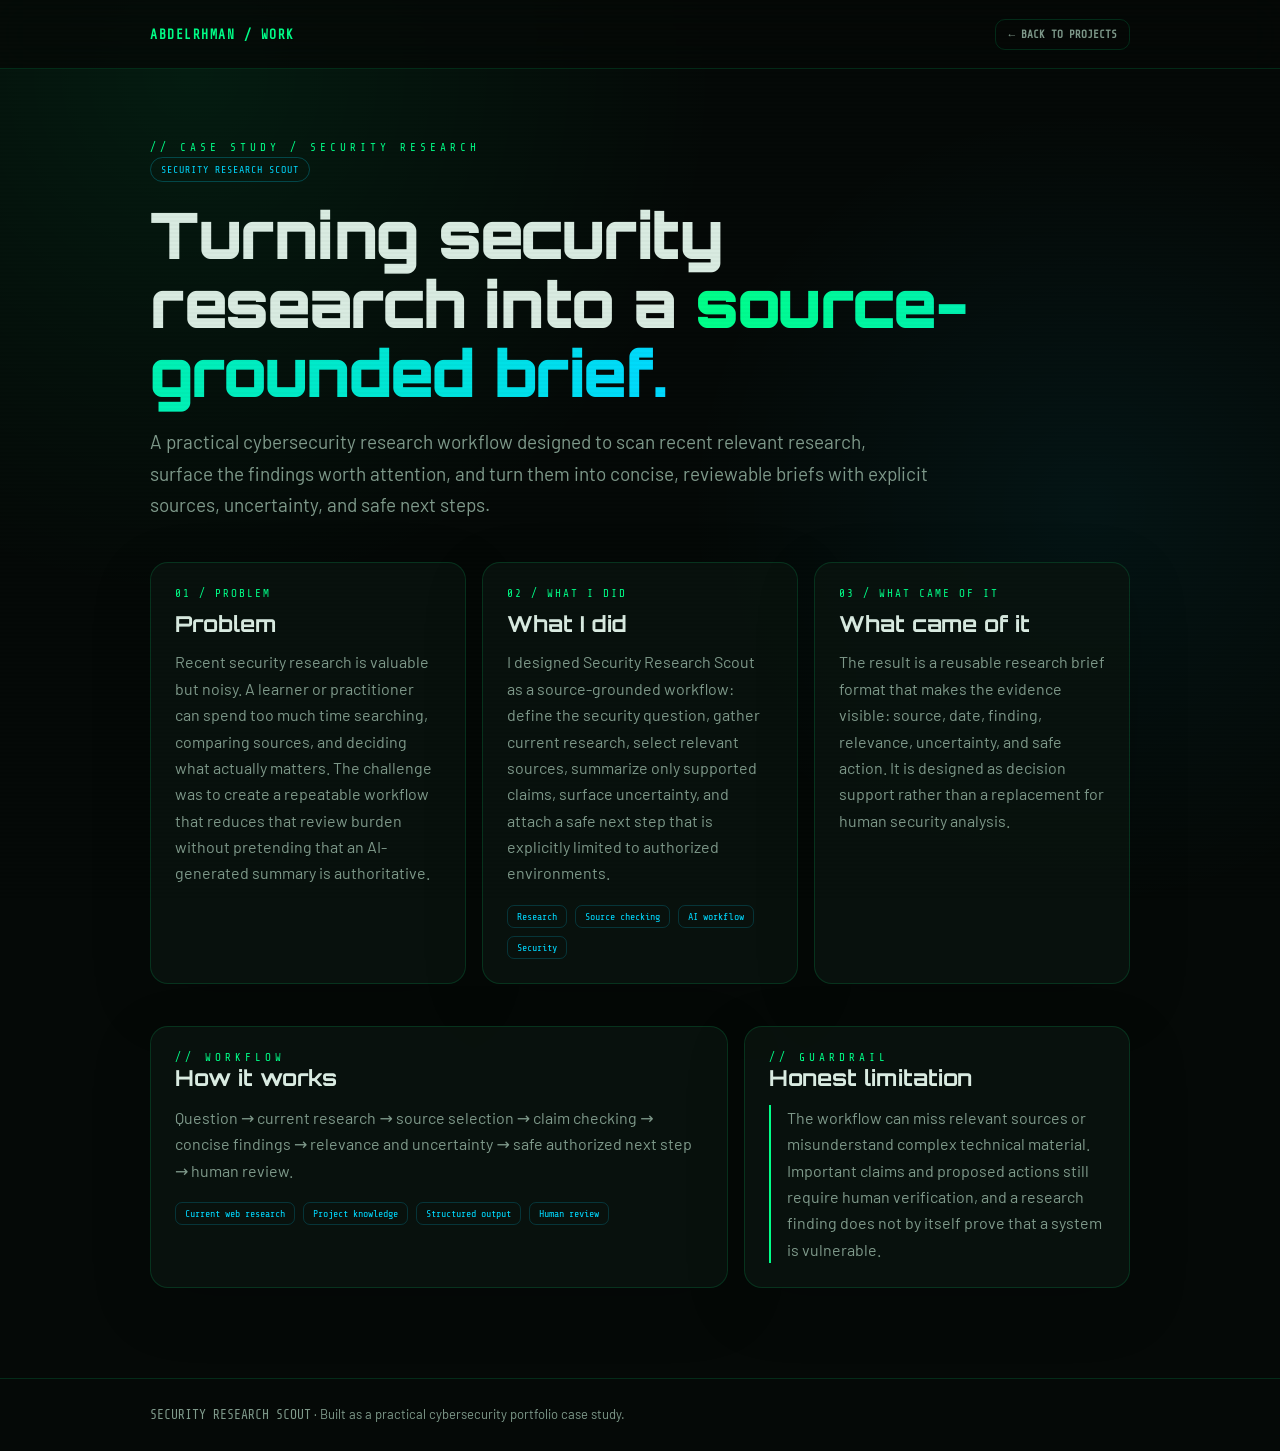
<file: security-research-scout.html>
<!doctype html>
<html lang="en">
<head>
<meta charset="utf-8">
<meta name="viewport" content="width=device-width, initial-scale=1">
<meta name="theme-color" content="#07110d">
<meta name="description" content="Security Research Scout — a practical cybersecurity research workflow for source-grounded briefs.">
<title>Security Research Scout | Abdelrhman Elmsawy</title>
<link rel="icon" href="./favicon.ico" sizes="any">
<link rel="preconnect" href="https://fonts.googleapis.com">
<link rel="preconnect" href="https://fonts.gstatic.com" crossorigin>
<link href="https://fonts.googleapis.com/css2?family=Barlow:wght@300;400;500;600;700&family=Orbitron:wght@600;700;800;900&family=Share+Tech+Mono&display=swap" rel="stylesheet">
<style>
:root{--bg:#050907;--panel:rgba(10,20,15,.82);--text:#d9ebe1;--muted:#7f9a8b;--green:#00ff88;--cyan:#00d9ff;--line:rgba(0,255,136,.14);--max:980px}
[data-theme="light"]{--bg:#f4f8f6;--panel:rgba(255,255,255,.9);--text:#122019;--muted:#597067;--green:#009c59;--cyan:#007f9c;--line:rgba(0,110,65,.15)}
*{box-sizing:border-box}html{scroll-behavior:smooth}body{margin:0;min-width:320px;background:radial-gradient(circle at 15% 5%,rgba(0,255,136,.08),transparent 30%),radial-gradient(circle at 85% 35%,rgba(0,217,255,.06),transparent 28%),var(--bg);color:var(--text);font-family:Barlow,system-ui,sans-serif;line-height:1.65}body:before{content:"";position:fixed;inset:0;pointer-events:none;z-index:10;opacity:.03;background:repeating-linear-gradient(0deg,transparent 0,transparent 2px,rgba(0,0,0,.7) 2px,rgba(0,0,0,.7) 4px)}
.container{width:min(var(--max),calc(100% - 40px));margin:auto}.mono{font-family:"Share Tech Mono",monospace}.eyebrow{font:11px "Share Tech Mono",monospace;letter-spacing:4px;color:var(--green);text-transform:uppercase}.topbar{position:sticky;top:0;z-index:5;border-bottom:1px solid var(--line);background:rgba(5,9,7,.8);backdrop-filter:blur(18px)}.topbar-inner{min-height:68px;display:flex;align-items:center;justify-content:space-between;gap:15px}.brand{font:700 13px "Share Tech Mono",monospace;color:var(--green);text-decoration:none;letter-spacing:1.5px}.back{font:600 11px "Share Tech Mono",monospace;color:var(--muted);text-decoration:none;border:1px solid var(--line);padding:8px 12px;border-radius:10px}.back:hover{color:var(--green);border-color:var(--green)}
main{padding:72px 0 90px}.hero{max-width:820px}.tag{display:inline-flex;padding:6px 10px;border:1px solid rgba(0,217,255,.25);border-radius:999px;color:var(--cyan);font:10px "Share Tech Mono",monospace;letter-spacing:1px}.title{font:900 clamp(34px,6vw,64px)/1.08 Orbitron,sans-serif;letter-spacing:-1.5px;margin:18px 0 15px}.gradient{background:linear-gradient(90deg,var(--green),var(--cyan));-webkit-background-clip:text;background-clip:text;color:transparent}.lead{font-size:19px;color:var(--muted);max-width:780px}.grid{display:grid;grid-template-columns:repeat(3,1fr);gap:16px;margin-top:42px}.card{border:1px solid var(--line);border-radius:18px;background:var(--panel);padding:24px;box-shadow:0 18px 60px rgba(0,0,0,.18)}.number{font:11px "Share Tech Mono",monospace;color:var(--green);letter-spacing:2px}.card h2{font:700 22px Orbitron,sans-serif;margin:10px 0 12px}.card p{color:var(--muted);margin:0}.details{margin-top:42px;display:grid;grid-template-columns:1.2fr .8fr;gap:16px}.details .card{min-height:100%}.details h2{font:700 22px Orbitron,sans-serif;margin:0 0 14px}.chips{display:flex;flex-wrap:wrap;gap:8px;margin-top:18px}.chip{font:10px "Share Tech Mono",monospace;color:var(--cyan);padding:5px 9px;border:1px solid rgba(0,217,255,.18);border-radius:7px}.guardrail{border-left:2px solid var(--green);padding-left:16px;color:var(--muted)}footer{border-top:1px solid var(--line);padding:25px 0;color:var(--muted);font-size:13px}@media(max-width:760px){.topbar-inner{min-height:62px}.container{width:min(var(--max),calc(100% - 28px))}main{padding:48px 0 60px}.title{font-size:clamp(32px,11vw,48px)}.lead{font-size:17px}.grid,.details{grid-template-columns:1fr}.card{padding:20px}.topbar .back{padding:7px 9px;font-size:10px}}
</style>
</head>
<body>
<header class="topbar"><div class="container topbar-inner"><a class="brand" href="./index.html#projects">ABDELRHMAN / WORK</a><a class="back" href="./index.html#projects">← BACK TO PROJECTS</a></div></header>
<main><div class="container">
<section class="hero"><div class="eyebrow">// case study / security research</div><span class="tag">SECURITY RESEARCH SCOUT</span><h1 class="title">Turning security research into a <span class="gradient">source-grounded brief.</span></h1><p class="lead">A practical cybersecurity research workflow designed to scan recent relevant research, surface the findings worth attention, and turn them into concise, reviewable briefs with explicit sources, uncertainty, and safe next steps.</p></section>
<section class="grid" aria-label="Case study summary">
<article class="card"><div class="number">01 / PROBLEM</div><h2>Problem</h2><p>Recent security research is valuable but noisy. A learner or practitioner can spend too much time searching, comparing sources, and deciding what actually matters. The challenge was to create a repeatable workflow that reduces that review burden without pretending that an AI-generated summary is authoritative.</p></article>
<article class="card"><div class="number">02 / WHAT I DID</div><h2>What I did</h2><p>I designed Security Research Scout as a source-grounded workflow: define the security question, gather current research, select relevant sources, summarize only supported claims, surface uncertainty, and attach a safe next step that is explicitly limited to authorized environments.</p><div class="chips"><span class="chip">Research</span><span class="chip">Source checking</span><span class="chip">AI workflow</span><span class="chip">Security</span></div></article>
<article class="card"><div class="number">03 / WHAT CAME OF IT</div><h2>What came of it</h2><p>The result is a reusable research brief format that makes the evidence visible: source, date, finding, relevance, uncertainty, and safe action. It is designed as decision support rather than a replacement for human security analysis.</p></article>
</section>
<section class="details"><article class="card"><div class="eyebrow">// workflow</div><h2>How it works</h2><p>Question → current research → source selection → claim checking → concise findings → relevance and uncertainty → safe authorized next step → human review.</p><div class="chips"><span class="chip">Current web research</span><span class="chip">Project knowledge</span><span class="chip">Structured output</span><span class="chip">Human review</span></div></article><article class="card"><div class="eyebrow">// guardrail</div><h2>Honest limitation</h2><p class="guardrail">The workflow can miss relevant sources or misunderstand complex technical material. Important claims and proposed actions still require human verification, and a research finding does not by itself prove that a system is vulnerable.</p></article></section>
</div></main>
<footer><div class="container"><span class="mono">SECURITY RESEARCH SCOUT</span> · Built as a practical cybersecurity portfolio case study.</div></footer>
<script>try{const t=localStorage.getItem('theme');if(t==='light')document.documentElement.dataset.theme='light'}catch(e){}</script>
</body></html>
</file>
<file: phase5.css>
/* Phase 5 — final accessibility and mobile override layer. */
:root{--ease-out:cubic-bezier(.22,1,.36,1)}
@media(prefers-reduced-motion:reduce){html{scroll-behavior:auto!important}*,*::before,*::after{animation-duration:.01ms!important;animation-iteration-count:1!important;transition-duration:.01ms!important}}
:focus-visible{outline:2px solid var(--green);outline-offset:4px;border-radius:6px}::selection{background:rgba(0,255,136,.22);color:var(--text)}
.nav-links a,.btn,.icon-btn,.menu-btn,.chip{transition-timing-function:var(--ease-out)}.btn:active,.icon-btn:active,.menu-btn:active{transform:translateY(0) scale(.98)}img[loading="lazy"]{content-visibility:auto}
@media(max-width:700px){.container{width:min(var(--max),calc(100% - 28px))}section{padding:72px 0}.hero-copy-wrap::before{inset:-18px -12px}.btn{min-height:44px}.nav-links a{padding:10px 4px}.hero{padding-top:calc(62px + env(safe-area-inset-top) + 38px)!important;margin-top:0!important}.profile{object-position:center 20%!important}}
</file>
<file: style.css>
/* Main site stylesheet. Extracted from index.html to keep the HTML maintainable. */
    :root{
      --bg:#050907; --bg2:#09110d; --panel:rgba(10,20,15,.78);
      --panel2:#0c1711; --text:#d9ebe1; --muted:#7f9a8b;
      --green:#00ff88; --cyan:#00d9ff; --yellow:#ffd166; --red:#ff5577;
      --line:rgba(0,255,136,.13); --shadow:0 18px 60px rgba(0,0,0,.38);
      --radius:18px; --max:1180px;
    }
    [data-theme="light"]{
      --bg:#f4f8f6; --bg2:#eaf2ed; --panel:rgba(255,255,255,.82);
      --panel2:#fff; --text:#122019; --muted:#597067;
      --green:#009c59; --cyan:#007f9c; --yellow:#a56b00; --line:rgba(0,110,65,.15);
      --shadow:0 18px 50px rgba(19,53,37,.10);
    }
    *{box-sizing:border-box;margin:0;padding:0}
    html{scroll-behavior:smooth;scroll-padding-top:90px}
    body{
      font-family:Barlow,system-ui,sans-serif;background:
      radial-gradient(circle at 15% 10%,rgba(0,255,136,.07),transparent 30%),
      radial-gradient(circle at 85% 35%,rgba(0,217,255,.06),transparent 28%),var(--bg);
      color:var(--text);overflow-x:hidden;line-height:1.6;
    }
    html{-webkit-text-size-adjust:100%;text-size-adjust:100%;overflow-x:hidden}
    body{-webkit-font-smoothing:antialiased;-moz-osx-font-smoothing:grayscale;min-width:320px}
    img,svg,video,iframe{max-width:100%}
    button,input,a{-webkit-appearance:none;appearance:none}
    button,a{touch-action:manipulation}
    @supports (-webkit-touch-callout:none){
      body{min-height:100svh}
      nav{padding-top:env(safe-area-inset-top)}
      #top{bottom:calc(20px + env(safe-area-inset-bottom))}
    }
    body::before{
      content:"";position:fixed;inset:0;pointer-events:none;z-index:9999;opacity:.035;
      background:repeating-linear-gradient(0deg,transparent 0,transparent 2px,rgba(0,0,0,.7) 2px,rgba(0,0,0,.7) 4px);
    }
    a{color:inherit}
    button,a{ -webkit-tap-highlight-color:transparent }
    .progress{position:fixed;top:0;left:0;height:3px;width:0;background:linear-gradient(90deg,var(--green),var(--cyan));z-index:10001;box-shadow:0 0 15px rgba(0,255,136,.45)}
    .container{width:min(var(--max),calc(100% - 40px));margin:auto}
    .mono{font-family:"Share Tech Mono",monospace}
    .eyebrow{font:11px "Share Tech Mono",monospace;letter-spacing:4px;color:var(--green);text-transform:uppercase}
    .section-title{font:800 clamp(26px,4vw,40px) Orbitron,sans-serif;color:var(--text);margin:8px 0 28px}
    .section-title span{color:var(--green)}
    section{padding:92px 0;border-bottom:1px solid var(--line)}

    /* NAV */
    nav{
      position:fixed;top:0;left:0;right:0;width:100%;z-index:10000;background:rgba(5,9,7,.72);
      backdrop-filter:blur(18px);border-bottom:1px solid var(--line);
      transition:background .25s ease,box-shadow .25s ease,border-color .25s ease;
    }
    nav.scrolled{background:rgba(5,9,7,.92);border-bottom-color:rgba(0,255,136,.22);box-shadow:0 10px 32px rgba(0,0,0,.24)}
    [data-theme="light"] nav.scrolled{background:rgba(244,248,246,.96);border-bottom-color:rgba(0,110,65,.20);box-shadow:0 10px 30px rgba(19,53,37,.10)}
    [data-theme="light"] nav{background:rgba(244,248,246,.78)}
    .nav-inner{height:70px;display:flex;align-items:center;justify-content:space-between}
    .brand{display:inline-flex;align-items:center;gap:9px;font:700 14px "Share Tech Mono",monospace;color:var(--green);letter-spacing:2px;text-decoration:none}
    .brand-mark{width:27px;height:27px;display:block;filter:drop-shadow(0 0 8px rgba(0,255,136,.18))}
    .nav-links{display:flex;gap:24px;list-style:none}
    .nav-links a{font:600 12px "Share Tech Mono",monospace;text-transform:uppercase;letter-spacing:1px;text-decoration:none;color:var(--muted);transition:.2s}
    .nav-links a:hover,.nav-links a.active{color:var(--green)}
    .nav-actions{display:flex;gap:8px}
    .icon-btn,.menu-btn{
      width:38px;height:38px;border:1px solid var(--line);border-radius:10px;background:var(--panel);
      color:var(--text);cursor:pointer;display:grid;place-items:center;font-size:16px;transition:.2s
    }
    .icon-btn:hover,.menu-btn:hover{border-color:var(--green);transform:translateY(-2px)}
    .nav-cv{padding:8px 12px;font-size:10px}.menu-btn{display:none}

    /* HERO */
    .hero{min-height:calc(100vh - 70px);display:grid;grid-template-columns:190px minmax(0,1fr) minmax(360px,.92fr);gap:30px;align-items:center;padding:50px 0 60px;position:relative;overflow:hidden}
    .hero:before{content:"";position:absolute;width:520px;height:520px;right:-180px;top:-140px;border-radius:50%;background:radial-gradient(circle,rgba(0,255,136,.10),transparent 65%);pointer-events:none}
    .hero:after{content:"";position:absolute;left:-220px;bottom:-260px;width:520px;height:520px;border-radius:50%;border:1px solid rgba(0,217,255,.08);box-shadow:0 0 0 55px rgba(0,217,255,.025),0 0 0 110px rgba(0,217,255,.018);pointer-events:none}
    .hero-copy-wrap{position:relative;z-index:2}
    .hero-copy-wrap:before{content:"";position:absolute;inset:-28px -38px -28px -28px;border:1px solid rgba(0,255,136,.055);border-radius:24px;pointer-events:none;opacity:.7}
    .hero-copy-wrap > *{position:relative}
    .hero-portrait{position:relative;z-index:2;align-self:center}
    .profile-frame{width:176px;height:210px;border-radius:42px;padding:5px;position:relative;margin:0 auto 18px;background:linear-gradient(135deg,rgba(0,255,136,.75),rgba(0,217,255,.35),rgba(0,255,136,.1));box-shadow:0 0 45px rgba(0,255,136,.12)}
    .profile-frame:before{content:"";position:absolute;inset:-8px;border:1px solid rgba(0,255,136,.12);border-radius:43px;animation:profilePulse 3s ease-in-out infinite}
    .profile{width:100%;height:100%;border-radius:37px;object-fit:cover;display:block;border:1px solid rgba(0,255,136,.28);background:linear-gradient(135deg,#0a1710,#06100b);box-shadow:inset 0 0 30px rgba(0,0,0,.45)}
    @keyframes profilePulse{50%{transform:scale(1.025);opacity:.55}}
    .profile-brand{object-fit:contain !important;padding:16px;background:linear-gradient(145deg,#08140e,#061019);filter:drop-shadow(0 0 18px rgba(57,184,106,.16))}
    .footer-brand{display:inline-flex;align-items:center;gap:7px}
    .footer-brand img{width:18px;height:18px;vertical-align:middle}
    .hero-name-row{display:flex;align-items:flex-end;gap:16px;flex-wrap:wrap}
    .hello{font:12px "Share Tech Mono";letter-spacing:3px;color:var(--green);margin-bottom:8px}
    .hello:before{content:"";display:inline-block;width:18px;height:1px;background:var(--green);vertical-align:middle;margin-right:9px}
    .portrait-status{text-align:center;font:10px "Share Tech Mono";color:var(--muted);letter-spacing:1px}
    .portrait-status strong{color:var(--green);font-weight:400}
    .hero-name-row h1{max-width:100%}
    .hero-lead{font-size:18px;color:var(--text);font-weight:600;margin-top:12px}

    .status{display:inline-flex;align-items:center;gap:8px;padding:7px 12px;border:1px solid rgba(0,255,136,.25);border-radius:999px;background:rgba(0,255,136,.06);color:var(--green);font:11px "Share Tech Mono",monospace;margin-bottom:20px}
    .dot{width:7px;height:7px;border-radius:50%;background:var(--green);box-shadow:0 0 0 0 rgba(0,255,136,.6);animation:pulse 1.7s infinite}
    @keyframes pulse{70%{box-shadow:0 0 0 7px transparent}}
    h1{font:900 clamp(38px,6vw,72px)/1.02 Orbitron,sans-serif;letter-spacing:-2px;white-space:nowrap}
    .gradient{background:linear-gradient(90deg,var(--green),var(--cyan));-webkit-background-clip:text;background-clip:text;color:transparent}
    .hero-role{font:600 clamp(14px,2vw,18px) "Share Tech Mono",monospace;color:var(--muted);margin-top:15px}
    .hero-copy{max-width:690px;margin-top:22px;font-size:17px;color:var(--muted)}
    .hero-copy strong{color:var(--text)}
    .hero-actions{display:flex;gap:10px;flex-wrap:wrap;margin-top:28px}.hero-contact{display:flex;gap:9px;flex-wrap:wrap;margin-top:16px}.hero-contact .btn{padding:9px 13px;font-size:11px}.hero-contact .btn:hover{transform:translateY(-2px)}
    .btn{display:inline-flex;align-items:center;justify-content:center;gap:8px;padding:12px 18px;border-radius:11px;text-decoration:none;font:600 12px "Share Tech Mono",monospace;letter-spacing:.8px;text-transform:uppercase;cursor:pointer;transition:.22s;border:1px solid var(--line);background:transparent;color:var(--text)}
    .btn:hover{transform:translateY(-2px);border-color:var(--green)}
    .btn-primary{background:var(--green);border-color:var(--green);color:#041009}
    .btn-primary:hover{box-shadow:0 10px 30px rgba(0,255,136,.2)}
    .btn-cyan{border-color:rgba(0,217,255,.4);color:var(--cyan)}
    .hero-contact .btn{display:inline-flex;align-items:center;gap:8px}
    .contact-brand-icon{width:16px;height:16px;display:block;flex:0 0 16px;opacity:.92}
    .hero-contact .btn-cyan .contact-brand-icon{color:var(--cyan)}
    .hero-contact .btn:hover .contact-brand-icon{opacity:1}

    .mini-grid{display:flex;flex-wrap:wrap;gap:8px;margin-top:20px}
    .chip{font:11px "Share Tech Mono",monospace;color:var(--cyan);padding:5px 9px;border:1px solid rgba(0,217,255,.18);border-radius:7px;background:rgba(0,217,255,.045)}

    /* TERMINAL */
    .terminal{border:1px solid var(--line);border-radius:18px;background:#030604;box-shadow:var(--shadow);overflow:hidden}
    .terminal-wrap{position:relative;z-index:2;align-self:center;width:100%;max-width:620px;margin-top:78px}
    .terminal-wrap:before{content:"";position:absolute;inset:10px -12px -12px 12px;border:1px solid rgba(0,255,136,.07);border-radius:20px;z-index:-1}.terminal-wrap:after{content:"";position:absolute;left:24px;top:-78px;width:1px;height:78px;background:linear-gradient(to bottom,transparent,rgba(0,255,136,.32));}
    .terminal{box-shadow:0 24px 70px rgba(0,0,0,.34),0 0 45px rgba(0,255,136,.035)}
    .terminal-body{height:330px}
    .terminal-badge{display:flex;justify-content:space-between;gap:12px;align-items:center;margin-bottom:12px;padding:10px 13px;border:1px solid var(--line);border-radius:11px;background:var(--panel);font:10px "Share Tech Mono";color:var(--muted)}
    .terminal-badge strong{color:var(--green);font-weight:400}
    .hero-metrics{display:grid;grid-template-columns:repeat(3,1fr);gap:9px;margin-top:20px}
    .hero-focus{display:flex;align-items:center;gap:9px;flex-wrap:wrap;margin-top:18px;color:var(--cyan);font-size:10px;letter-spacing:1.4px}
    .hero-focus i{font-style:normal;color:var(--muted)}
    .trusted-strip{padding:28px 0 34px;border-bottom:1px solid var(--line);background:linear-gradient(180deg,rgba(0,255,136,.025),transparent)}
    .trusted-grid{display:grid;grid-template-columns:repeat(6,minmax(0,1fr));gap:14px;margin-top:18px}
    .trusted-item{min-height:178px;display:flex;flex-direction:column;align-items:center;justify-content:flex-start;text-align:center;gap:8px;padding:14px 12px;border:1px solid var(--line);border-radius:15px;background:linear-gradient(180deg,rgba(0,255,136,.025),rgba(255,255,255,.008));transition:transform .25s ease,border-color .25s ease,background .25s ease;overflow:hidden}.trusted-item:hover{transform:translateY(-4px);border-color:rgba(0,255,136,.25);background:rgba(0,255,136,.025)}
    .trusted-item:last-child{border-right:1px solid var(--line)}
    .org-logo{width:100%;height:96px;flex:0 0 96px;border:1px solid rgba(255,255,255,.09);border-radius:11px;display:flex;align-items:center;justify-content:center;overflow:hidden;background:#fff;box-shadow:0 8px 24px rgba(0,0,0,.18);padding:8px}
    .org-logo img{display:block;width:auto !important;height:auto !important;max-width:94% !important;max-height:94% !important;object-fit:contain !important;object-position:center}
    .trusted-item strong{display:block;font:600 11px Barlow;color:var(--text);white-space:nowrap;line-height:1.2}

    .org-logo.rednexus-box{
      background:#090d13 !important;
      padding:4px !important;
    }
    .org-logo img.rednexus-logo{
      width:100% !important;
      height:100% !important;
      max-width:100% !important;
      max-height:100% !important;
      object-fit:contain !important;
      object-position:center !important;
      display:block !important;
      padding:0 !important;
    }
    .trusted-item span{display:block;font:9px "Share Tech Mono";color:var(--muted);margin-top:1px;line-height:1.25}

    .hero-metric{padding:10px 11px;border:1px solid var(--line);border-radius:10px;background:rgba(0,255,136,.025)}
    .hero-metric b{display:block;color:var(--green);font:700 14px Orbitron}
    .hero-metric span{display:block;color:var(--muted);font:9px "Share Tech Mono";margin-top:3px;text-transform:uppercase;letter-spacing:.5px}

    .terminal-head{display:flex;align-items:center;gap:7px;padding:13px 16px;border-bottom:1px solid var(--line);background:rgba(0,255,136,.035)}
    .t-dot{width:9px;height:9px;border-radius:50%}.r{background:#ff5577}.y{background:#ffd166}.g{background:#00ff88}
    .terminal-title{margin-left:auto;font:10px "Share Tech Mono";color:#597265;letter-spacing:2px}
    .terminal-body{padding:20px;height:315px;overflow:auto;font:12px/1.9 "Share Tech Mono",monospace}
    .log-ok{color:#00ff88}.log-info{color:#00d9ff}.log-warn{color:#ffd166}.log-dim{color:#547263}
    .terminal-prompt{color:#d9ebe1}.cursor{display:inline-block;width:7px;height:13px;background:#00ff88;vertical-align:-2px;animation:blink .8s steps(1) infinite}
    @keyframes blink{50%{opacity:0}}

    /* STATS */
    .stats{display:grid;grid-template-columns:repeat(4,1fr);gap:14px}
    .stat{padding:22px;border:1px solid var(--line);border-radius:15px;background:var(--panel);box-shadow:var(--shadow)}
    .stat-number{font:800 32px Orbitron;color:var(--green)}
    .stat-label{font:11px "Share Tech Mono";color:var(--muted);text-transform:uppercase;letter-spacing:1px;margin-top:5px}

    /* ABOUT / TIMELINE */
    .two-col{display:grid;grid-template-columns:1fr 1fr;gap:55px}
    .card{border:1px solid var(--line);background:var(--panel);border-radius:var(--radius);padding:24px;box-shadow:var(--shadow)}
    .card + .card{margin-top:14px}
    .card h3{font:700 16px Orbitron;margin-bottom:7px;color:var(--text)}
    .card .meta{font:11px "Share Tech Mono";color:var(--cyan);margin-bottom:10px}
    .card p{font-size:14px;color:var(--muted)}
    .timeline{position:relative;padding-left:25px}
    .timeline:before{content:"";position:absolute;left:5px;top:4px;bottom:4px;width:1px;background:var(--line)}
    .timeline-item{position:relative;padding:0 0 28px}
    .timeline-item:before{content:"";position:absolute;left:-24px;top:5px;width:9px;height:9px;border-radius:50%;background:var(--green);box-shadow:0 0 15px rgba(0,255,136,.4)}
    .timeline-item.in-progress:before{background:var(--cyan);box-shadow:0 0 15px rgba(0,217,255,.4)}
    .timeline-item:last-child{padding-bottom:0}
    .timeline-item h3{font:700 16px Orbitron;margin:7px 0 8px}


    /* PROJECTS */
    .toolbar{display:flex;gap:10px;justify-content:space-between;align-items:center;flex-wrap:wrap;margin-bottom:20px}
    .filters{display:flex;gap:7px;flex-wrap:wrap}
    .filter{padding:8px 11px;border-radius:9px;border:1px solid var(--line);background:transparent;color:var(--muted);font:11px "Share Tech Mono";cursor:pointer}
    .filter.active,.filter:hover{color:var(--green);border-color:rgba(0,255,136,.35);background:rgba(0,255,136,.05)}
    .search{padding:10px 13px;min-width:230px;border:1px solid var(--line);border-radius:10px;background:var(--panel);color:var(--text);outline:none;font:12px "Share Tech Mono"}
    .search:focus{border-color:var(--cyan)}
    .projects{display:grid;grid-template-columns:repeat(3,1fr);gap:15px}
    .project{position:relative;display:flex;flex-direction:column;min-height:390px;padding:14px;border:1px solid var(--line);border-radius:17px;background:var(--panel);overflow:hidden;transition:.28s}
    .project:hover{transform:translateY(-6px);border-color:rgba(0,255,136,.35);box-shadow:var(--shadow)}
    .project:after{content:"";position:absolute;inset:auto -40px -80px auto;width:160px;height:160px;border-radius:50%;background:rgba(0,255,136,.05);filter:blur(4px)}
    .tag{font:10px "Share Tech Mono";color:var(--cyan);text-transform:uppercase;letter-spacing:2px}
    .project-media{height:145px;border:1px solid var(--line);border-radius:12px;overflow:hidden;position:relative;background:linear-gradient(135deg,rgba(0,255,136,.05),rgba(0,217,255,.035));display:flex;align-items:center;justify-content:center;margin-bottom:15px}
    .project-media:before{content:"";position:absolute;inset:10px;border:1px dashed rgba(0,255,136,.14);border-radius:8px}
    .project-media .media-code{position:relative;text-align:center;font:10px "Share Tech Mono";color:var(--muted);line-height:1.7;letter-spacing:1px}
    .project-media .media-code b{display:block;color:var(--green);font-weight:400}
    .project h3{font:700 16px Orbitron;margin:10px 0 8px}
    .project p{font-size:13px;color:var(--muted)}
    .project .chips{margin-top:16px}
    .project-footer{margin-top:auto;padding-top:16px;display:flex;justify-content:space-between;align-items:center;gap:8px}
    .project-actions{display:flex;gap:8px;flex-wrap:wrap;margin-top:12px}
    .details,.repo-link{padding:8px 10px;border:1px solid var(--line);border-radius:8px;background:transparent;color:var(--green);font:10px "Share Tech Mono";cursor:pointer;text-decoration:none;transition:.2s}
    .details:hover,.repo-link:hover{border-color:rgba(0,255,136,.35);background:rgba(0,255,136,.05)}
    .repo-link.disabled{opacity:.45;cursor:not-allowed;color:var(--muted)}
    .project-link{text-decoration:none;color:var(--cyan);font:11px "Share Tech Mono"}

    /* SERVICES */
    .services-grid{display:grid;grid-template-columns:repeat(4,1fr);gap:15px}
    .service{padding:23px;border:1px solid var(--line);border-radius:16px;background:var(--panel);transition:.25s;position:relative;overflow:hidden}
    .service:hover{transform:translateY(-5px);border-color:rgba(0,255,136,.28);box-shadow:var(--shadow)}
    .service-number{font:10px "Share Tech Mono";color:var(--green);letter-spacing:2px}
    .service h3{font:700 15px Orbitron;margin:12px 0 8px}
    .service p{font-size:13px;color:var(--muted);line-height:1.7}
    .service .mini-grid{margin-top:14px}

    /* SKILLS */
    .skills{display:grid;grid-template-columns:repeat(2,1fr);gap:15px}
    .skill-group{padding:23px;border:1px solid var(--line);border-radius:16px;background:var(--panel)}
    .skill-group h3{font:12px "Share Tech Mono";letter-spacing:2px;text-transform:uppercase;color:var(--cyan);padding-bottom:12px;border-bottom:1px solid var(--line);margin-bottom:15px}
    .skill-list{display:flex;flex-wrap:wrap;gap:8px}
    .skill{padding:8px 10px;border:1px solid var(--line);border-radius:8px;color:var(--text);font-size:12px;background:rgba(255,255,255,.015)}
    .skill small{display:block;color:var(--muted);font:9px "Share Tech Mono";margin-top:2px}

    /* TRAINING */
    .training-grid{display:grid;grid-template-columns:repeat(2,1fr);gap:15px}
    .training{padding:22px;border:1px solid var(--line);border-radius:16px;background:var(--panel);transition:.25s}.training:hover{transform:translateY(-4px);border-color:rgba(0,255,136,.25)}
    .training-top{display:flex;justify-content:space-between;gap:15px}
    .training h3{font:700 15px Orbitron}
    .training .period{font:10px "Share Tech Mono";color:var(--cyan);white-space:nowrap}
    .issuer{font:11px "Share Tech Mono";color:var(--green);margin:8px 0}
    .training p{font-size:13px;color:var(--muted)}
    .score{display:inline-flex;margin-top:13px;padding:5px 8px;border-radius:7px;background:rgba(0,255,136,.06);border:1px solid rgba(0,255,136,.16);color:var(--green);font:10px "Share Tech Mono"}.training.in-progress .score{color:var(--cyan);border-color:rgba(0,217,255,.18);background:rgba(0,217,255,.04)}
    .cert-row{display:flex;align-items:center;justify-content:space-between;gap:10px;margin-top:13px;flex-wrap:wrap}.cert-row .score{margin-top:0}.cert-btn{padding:8px 10px;font-size:10px;color:var(--green);border-color:rgba(0,255,136,.28)}.cert-btn:hover{background:rgba(0,255,136,.06)}

    /* CONTACT */
    .contact{display:grid;grid-template-columns:1fr .8fr;gap:15px}
    .contact-card{padding:28px;border:1px solid var(--line);border-radius:18px;background:var(--panel)}
    .contact-list{display:grid;gap:9px;margin-top:20px}
    .contact-item{display:flex;align-items:center;gap:12px;padding:13px;border:1px solid var(--line);border-radius:11px;text-decoration:none;color:var(--text);font-size:13px;transition:.2s}
    .contact-item:hover{border-color:var(--green);transform:translateX(3px)}
    .contact-icon{width:48px;height:48px;flex:0 0 48px;display:grid;place-items:center;border-radius:12px;background:rgba(0,255,136,.06);color:var(--green);font:600 15px "Share Tech Mono";border:1px solid rgba(0,255,136,.08)}.contact-icon svg{width:21px;height:21px;display:block;fill:currentColor}
    .availability{border:1px solid rgba(0,255,136,.18);background:linear-gradient(135deg,rgba(0,255,136,.06),rgba(0,217,255,.04));border-radius:18px;padding:28px}
    .availability h3{font:700 20px Orbitron;margin:10px 0}
    .availability p{color:var(--muted);font-size:14px}


    .social-profiles{padding:52px 0 34px;border-top:1px solid var(--line);background:linear-gradient(180deg,rgba(0,255,136,.018),transparent)}
    .social-heading{display:flex;align-items:end;justify-content:space-between;gap:20px;margin-bottom:20px}
    .social-heading h2{font:700 clamp(25px,4vw,38px) Orbitron;margin-top:8px}.social-heading h2 span{color:var(--green)}
    .social-status{font:10px "Share Tech Mono";letter-spacing:1.5px;color:var(--muted);display:flex;align-items:center;gap:8px;padding-bottom:5px}
    .social-status .dot{width:7px;height:7px;border-radius:50%;background:var(--green);box-shadow:0 0 12px rgba(0,255,136,.45)}
    .social-grid{display:grid;grid-template-columns:repeat(3,1fr);gap:12px}
    .social-card{min-height:82px;display:flex;align-items:center;gap:14px;padding:14px 16px;border:1px solid var(--line);border-radius:14px;background:rgba(255,255,255,.012);text-decoration:none;color:var(--text);transition:.22s;position:relative;overflow:hidden}
    .social-card:after{content:"";position:absolute;inset:0;background:linear-gradient(110deg,transparent,rgba(0,255,136,.035),transparent);transform:translateX(-100%);transition:.5s}
    .social-card:hover{transform:translateY(-3px);border-color:rgba(0,255,136,.28);background:rgba(0,255,136,.025)}.social-card:hover:after{transform:translateX(100%)}
    .social-icon{width:46px;height:46px;flex:0 0 46px;border:1px solid rgba(0,255,136,.13);border-radius:11px;display:grid;place-items:center;background:rgba(0,255,136,.045);color:var(--green)}
    .social-icon svg{width:22px;height:22px;fill:currentColor}.social-card strong{display:block;font:600 12px Orbitron;letter-spacing:.4px}.social-card small{display:block;margin-top:5px;color:var(--muted);font:9px "Share Tech Mono";letter-spacing:.7px}.social-card>b{margin-left:auto;color:var(--green);font:16px "Share Tech Mono";position:relative;z-index:1}
    .social-card.unavailable{opacity:1;cursor:pointer}.social-card.unavailable:hover{transform:translateY(-3px);border-color:rgba(0,255,136,.28);background:rgba(0,255,136,.025)}.social-card.unavailable:after{display:block}

    footer{padding:30px 0;text-align:center;color:var(--muted);font:11px "Share Tech Mono";border-top:1px solid var(--line)}
    footer span{color:var(--green)}


    /* V4 VISUAL SYSTEM */
    .hero-role span{color:var(--green);opacity:.75;margin:0 5px}
    .focus-section{background:linear-gradient(180deg,rgba(0,217,255,.018),transparent)}
    .focus-grid{display:grid;grid-template-columns:repeat(2,1fr);gap:15px}
    .focus-card{display:grid;grid-template-columns:58px 1fr;gap:16px;padding:24px;border:1px solid var(--line);border-radius:18px;background:linear-gradient(135deg,rgba(0,255,136,.035),rgba(0,217,255,.018));transition:.25s;position:relative;overflow:hidden}
    .focus-card:after{content:"";position:absolute;right:-55px;top:-55px;width:130px;height:130px;border-radius:50%;border:1px solid rgba(0,255,136,.07)}
    .focus-card:hover{transform:translateY(-5px);border-color:rgba(0,255,136,.3);box-shadow:var(--shadow)}
    .focus-icon{width:50px;height:50px;border-radius:13px;display:grid;place-items:center;border:1px solid rgba(0,255,136,.2);background:rgba(0,255,136,.045);color:var(--green);font:700 12px "Share Tech Mono"}
    .focus-card h3{font:700 16px Orbitron;margin:2px 0 7px}.focus-card p{font-size:13px;color:var(--muted);line-height:1.7}.focus-tags{display:flex;flex-wrap:wrap;gap:6px;margin-top:12px}.focus-tags span{font:9px "Share Tech Mono";padding:5px 7px;border-radius:6px;border:1px solid var(--line);color:var(--cyan);background:rgba(0,217,255,.035)}
    .roadmap{display:flex;align-items:stretch;gap:0;padding:10px 0 2px;overflow-x:auto;scrollbar-width:thin}
    .road-step{min-width:205px;flex:1;padding:20px;border:1px solid var(--line);border-radius:15px;background:var(--panel);display:flex;gap:13px;align-items:flex-start;position:relative}.road-step.done{border-color:rgba(0,255,136,.2)}.road-step.active{border-color:rgba(0,217,255,.28);background:linear-gradient(135deg,rgba(0,217,255,.035),var(--panel))}.road-step.future{opacity:.65}.road-index{width:31px;height:31px;flex:0 0 31px;display:grid;place-items:center;border-radius:8px;background:rgba(0,255,136,.06);border:1px solid rgba(0,255,136,.18);color:var(--green);font:10px "Share Tech Mono"}.road-step.active .road-index{color:var(--cyan);border-color:rgba(0,217,255,.22);background:rgba(0,217,255,.05)}.road-step strong{display:block;font:700 11px Orbitron;color:var(--text)}.road-step span{display:block;margin-top:7px;font:9px/1.6 "Share Tech Mono";color:var(--muted)}.road-line{width:22px;flex:0 0 22px;align-self:center;height:1px;background:linear-gradient(90deg,var(--green),var(--cyan));opacity:.35}
    .lab-panel{display:grid;grid-template-columns:1.05fr .95fr;gap:30px;padding:32px;border:1px solid var(--line);border-radius:22px;background:radial-gradient(circle at 0 0,rgba(0,255,136,.055),transparent 42%),var(--panel);box-shadow:var(--shadow)}.lab-panel .section-title{margin-bottom:12px}.lab-intro{max-width:650px;color:var(--muted);font-size:15px;line-height:1.8}.lab-status{display:inline-flex;align-items:center;gap:8px;margin-top:20px;padding:8px 11px;border:1px solid rgba(0,255,136,.18);border-radius:999px;color:var(--green);font:10px "Share Tech Mono"}.lab-console{align-self:center;padding:19px;border:1px solid var(--line);border-radius:14px;background:#030604;font:11px/2 "Share Tech Mono";box-shadow:inset 0 0 30px rgba(0,255,136,.025)}.lab-console div{display:flex;justify-content:space-between;gap:12px;border-bottom:1px dashed rgba(0,255,136,.08);padding:6px 0}.lab-console div:last-child{border-bottom:0}.lab-console b{font-weight:400;color:var(--green)}
    .metric-grid{display:grid;grid-template-columns:repeat(4,1fr);gap:14px}.metric-card{padding:24px;border:1px solid var(--line);border-radius:16px;background:var(--panel);position:relative;overflow:hidden}.metric-value{display:block;font:800 34px Orbitron;color:var(--green)}.metric-label{display:block;min-height:34px;margin-top:7px;color:var(--muted);font:10px/1.5 "Share Tech Mono";text-transform:uppercase;letter-spacing:.7px}.metric-bar{height:3px;margin-top:17px;background:rgba(255,255,255,.06);border-radius:99px;overflow:hidden}.metric-bar i{display:block;height:100%;background:linear-gradient(90deg,var(--green),var(--cyan));box-shadow:0 0 12px rgba(0,255,136,.35)}
    @media(max-width:900px){.focus-grid,.lab-panel{grid-template-columns:1fr}.metric-grid{grid-template-columns:1fr 1fr}.roadmap{padding-bottom:10px}.road-step{min-width:190px}}
    @media(max-width:680px){.focus-grid{grid-template-columns:1fr}.focus-card{grid-template-columns:45px 1fr;padding:18px;gap:12px}.focus-icon{width:42px;height:42px}.roadmap{display:grid;grid-template-columns:1fr;gap:8px;overflow:visible}.road-line{width:1px;height:18px;margin-left:24px}.road-step{min-width:0;padding:16px}.lab-panel{padding:20px;gap:20px}.lab-console{font-size:10px;padding:13px}.metric-grid{grid-template-columns:1fr 1fr}.metric-card{padding:17px}.metric-value{font-size:27px}.metric-label{font-size:8px}.hero-role span{margin:0 2px}}
    @media(max-width:380px){.metric-grid{grid-template-columns:1fr}.metric-label{min-height:0}}


    /* PHASE 2 — PROJECTS + SECURITY LAB */
    .project{cursor:pointer}
    .project-media{background:radial-gradient(circle at 50% 35%,rgba(0,255,136,.08),transparent 58%),linear-gradient(135deg,rgba(0,255,136,.05),rgba(0,217,255,.035))}
    .project:hover .project-media{border-color:rgba(0,255,136,.28);box-shadow:inset 0 0 35px rgba(0,255,136,.045)}
    .project-meta{display:flex;justify-content:space-between;gap:8px;align-items:center;margin-top:14px;padding-top:12px;border-top:1px dashed rgba(0,255,136,.10)}
    .project-meta span{font:9px "Share Tech Mono";color:var(--muted);letter-spacing:.7px}
    .project-meta b{font-weight:400;color:var(--green)}
    .project-tools{display:flex;flex-wrap:wrap;gap:6px;margin-top:10px}
    .project-tools span{font:8px "Share Tech Mono";padding:4px 6px;border:1px solid rgba(0,217,255,.16);border-radius:5px;color:var(--cyan);background:rgba(0,217,255,.025)}
    .lab-console{position:relative}
    .lab-console:before{content:"LIVE";position:absolute;right:12px;top:10px;font:8px "Share Tech Mono";letter-spacing:2px;color:var(--green);opacity:.7}
    .lab-console div{transition:background .2s,padding-left .2s}
    .lab-console div:hover{background:rgba(0,255,136,.035);padding-left:5px}
    .lab-command{display:flex;gap:8px;flex-wrap:wrap;margin-top:16px}
    .lab-command button{border:1px solid var(--line);background:rgba(0,255,136,.035);color:var(--green);border-radius:8px;padding:8px 10px;font:9px "Share Tech Mono";cursor:pointer;transition:.2s}
    .lab-command button:hover{border-color:rgba(0,255,136,.35);transform:translateY(-2px)}
    .lab-output{margin-top:12px;min-height:58px;padding:11px;border:1px solid rgba(0,255,136,.10);border-radius:9px;background:#020503;color:var(--muted);font:10px/1.7 "Share Tech Mono";white-space:pre-wrap}
    .modal-project-grid{display:grid;grid-template-columns:1.2fr .8fr;gap:15px;margin-top:20px}
    .modal-evidence,.modal-side{border:1px solid var(--line);border-radius:12px;padding:14px;background:rgba(0,255,136,.018)}
    .modal-media{margin-top:9px;min-height:150px;display:grid;place-items:center;border:1px dashed rgba(0,255,136,.16);border-radius:9px;color:var(--muted);font:10px "Share Tech Mono";text-align:center;padding:15px}
    .repo-pending{display:block;margin-top:12px;color:var(--muted);font:9px "Share Tech Mono"}
    @media(max-width:680px){.modal-project-grid{grid-template-columns:1fr}.lab-command button{min-height:40px;flex:1 1 calc(50% - 5px)}}

    /* MODAL */
    .modal{position:fixed;inset:0;background:rgba(0,0,0,.7);backdrop-filter:blur(8px);display:none;place-items:center;padding:20px;z-index:2000}
    .modal.open{display:grid}
    .modal-box{width:min(650px,100%);background:var(--panel2);border:1px solid var(--line);border-radius:18px;padding:28px;box-shadow:0 30px 100px rgba(0,0,0,.5);position:relative}
    .modal-close{position:absolute;right:15px;top:15px}
    .modal-box h3{font:800 22px Orbitron;margin-bottom:10px}
    .modal-box p{color:var(--muted);font-size:14px;margin:10px 0}
    .modal-box ul{padding-left:18px;color:var(--muted);font-size:13px}
    .modal-box li{margin:6px 0}

    /* COMMAND PALETTE */
    .palette{position:fixed;inset:0;background:rgba(0,0,0,.65);backdrop-filter:blur(8px);display:none;place-items:start center;padding-top:14vh;z-index:3000}
    .palette.open{display:grid}
    .palette-box{width:min(580px,calc(100% - 30px));border:1px solid var(--line);background:var(--panel2);border-radius:15px;overflow:hidden;box-shadow:0 30px 100px rgba(0,0,0,.55)}
    .palette input{width:100%;padding:17px;border:0;border-bottom:1px solid var(--line);outline:0;background:transparent;color:var(--text);font:14px "Share Tech Mono"}
    .commands{padding:8px}.command{padding:12px;border-radius:9px;display:flex;justify-content:space-between;cursor:pointer;color:var(--muted);font-size:13px}.command:hover{background:rgba(0,255,136,.06);color:var(--text)}kbd{font:10px "Share Tech Mono";padding:3px 6px;border:1px solid var(--line);border-radius:5px}

    .reveal{opacity:0;transform:translateY(18px);transition:opacity .7s,transform .7s}.reveal.visible{opacity:1;transform:none}
    .hidden{display:none!important}
    #top{position:fixed;right:20px;bottom:20px;z-index:900;opacity:0;pointer-events:none;transition:.2s}
    #top.show{opacity:1;pointer-events:auto}

    @media(max-width:950px){
      .hero{grid-template-columns:150px minmax(0,1fr);gap:28px}.hero-portrait{grid-column:1}.hero-copy-wrap{grid-column:2}.terminal-wrap{grid-column:1 / -1}.terminal{max-width:100%;}.terminal-wrap{margin-top:30px}.trusted-grid{grid-template-columns:repeat(3,1fr)}.projects{grid-template-columns:1fr 1fr}.stats{grid-template-columns:1fr 1fr}.two-col,.contact{grid-template-columns:1fr}.training-grid{grid-template-columns:1fr}.services-grid{grid-template-columns:1fr}
    }
    @media(max-width:680px){
      .hero{grid-template-columns:1fr;gap:24px}.hero-portrait,.hero-copy-wrap,.terminal-wrap{grid-column:auto}
      h1{white-space:normal;font-size:clamp(34px,11vw,54px)}
      .profile{width:92px;height:92px;border-radius:22px}
      .hero-contact .btn{flex:1 1 auto}
      .container{width:min(100% - 28px,var(--max))}
      .nav-links{display:none}.menu-btn{display:grid}.nav-inner{height:62px}
      .nav-links.mobile-open{position:absolute;top:62px;left:0;right:0;display:flex;flex-direction:column;gap:0;padding:8px 14px;background:var(--panel2);border-bottom:1px solid var(--line)}
      .nav-links.mobile-open a{display:block;padding:12px}
      section{padding:65px 0}.hero{padding:55px 0}.projects,.skills,.services-grid{grid-template-columns:1fr}
      .stats{grid-template-columns:1fr 1fr}.search{width:100%;min-width:0}.toolbar{align-items:stretch}
      h1{letter-spacing:-1px}.terminal-body{height:270px}
    }
    /* RESPONSIVE / MOBILE / TABLET — TOUCH-FIRST */
    @media (max-width:1100px){
      :root{--max:1040px}
      .container{width:min(var(--max),calc(100% - 32px))}
      .hero{grid-template-columns:140px minmax(0,1fr);gap:24px}
      .hero-portrait{grid-column:1}
      .hero-copy-wrap{grid-column:2}
      .terminal-wrap{grid-column:1 / -1;max-width:none;margin-top:22px}
      .terminal{max-width:none}
      .trusted-grid{grid-template-columns:repeat(3,minmax(0,1fr))}
      .projects{grid-template-columns:repeat(2,minmax(0,1fr))}.services-grid{grid-template-columns:repeat(2,minmax(0,1fr))}
      .social-grid{grid-template-columns:repeat(2,minmax(0,1fr))}
    }

    @media (max-width:900px){
      .nav-inner{height:66px}
      .nav-cv{display:none}
      .nav-actions{gap:7px}
      .icon-btn,.menu-btn{width:42px;height:42px;min-width:42px}
      .hero{min-height:auto;padding:44px 0 50px}
      .hero-copy{font-size:16px}
      .hero-lead{font-size:16px}
      .terminal-body{height:300px}
      .trusted-grid{grid-template-columns:repeat(2,minmax(0,1fr))}
      .two-col,.contact{gap:24px}
      .training-top{align-items:flex-start;flex-direction:column;gap:7px}
      .training .period{white-space:normal}
      .modal{padding:12px}
      .modal-box{padding:22px}
    }

    /* iPad / tablets: spacious cards and comfortable touch targets */
    @media (min-width:681px) and (max-width:900px){
      .hero-portrait{padding-top:8px}
      .profile-frame{width:150px;height:180px}
      .hero-actions .btn,.hero-contact .btn{min-height:46px}
      .filter,.search,.details,.repo-link,.cert-btn{min-height:44px}
      .project{min-height:410px}
      .terminal-body{height:320px}
      .skills{grid-template-columns:1fr 1fr}
      .training-grid{grid-template-columns:1fr}.services-grid{grid-template-columns:1fr}
    }

    /* iPhone / Android phones */
    @media (max-width:680px){
      :root{--radius:15px}
      html{scroll-padding-top:72px}
      .container{width:calc(100% - 24px)}

      nav{
        -webkit-backdrop-filter:blur(18px);
        backdrop-filter:blur(18px);
      }
      .nav-inner{height:62px}
      .brand{font-size:11px;letter-spacing:1.2px;gap:7px}
      .brand-mark{width:24px;height:24px}
      .nav-actions{gap:5px}
      .icon-btn,.menu-btn{width:42px;height:42px;min-width:42px;border-radius:11px}

      .nav-links.mobile-open{
        top:62px;
        padding:8px 12px calc(12px + env(safe-area-inset-bottom));
        border-bottom-left-radius:14px;
        border-bottom-right-radius:14px;
        box-shadow:0 18px 45px rgba(0,0,0,.28);
      }
      .nav-links.mobile-open a{
        min-height:46px;
        display:flex;
        align-items:center;
        border-radius:9px;
      }

      section{padding:58px 0}
      .hero{
        grid-template-columns:1fr;
        gap:22px;
        padding:38px 0 44px;
        text-align:center;
      }
      .hero-portrait,.hero-copy-wrap,.terminal-wrap{grid-column:auto}
      .hero-portrait{order:0}
      .hero-copy-wrap{order:1}
      .terminal-wrap{order:2;margin-top:3px;text-align:left}

      .profile-frame{
        width:116px;
        height:138px;
        margin:0 auto 13px;
        border-radius:30px;
      }
      .profile{border-radius:25px}
      .portrait-status{font-size:9px}

      .hello{font-size:10px;letter-spacing:2.4px}
      .hello:before{width:14px;margin-right:7px}
      h1{
        font-size:clamp(31px,10.5vw,48px);
        line-height:1.05;
        letter-spacing:-1.3px;
        white-space:normal;
      }
      .hero-name-row{justify-content:center}
      .hero-lead{font-size:15px;line-height:1.45;margin-top:11px}
      .hero-role{font-size:12px;line-height:1.55;margin-top:8px}
      .hero-copy{
        font-size:14px;
        line-height:1.75;
        margin:17px auto 0;
        max-width:560px;
      }

      .hero-contact,.hero-actions{
        width:100%;
        justify-content:center;
      }
      .hero-contact{margin-top:15px}
      .hero-actions{margin-top:12px}
      .hero-contact .btn,.hero-actions .btn{
        min-height:46px;
        flex:1 1 calc(50% - 7px);
        padding:11px 10px;
        font-size:10px;
      }
      .hero-contact .btn:first-child{flex-basis:100%}
      .hero-focus{
        justify-content:center;
        font-size:9px;
        line-height:1.9;
        margin-top:15px;
      }
      .hero-metrics{
        grid-template-columns:1fr;
        gap:7px;
        max-width:360px;
        margin:18px auto 0;
      }
      .hero-metric{padding:10px}
      .hero-metric b{font-size:13px}

      .terminal-badge{
        padding:9px 10px;
        font-size:8px;
        margin-bottom:9px;
      }
      .terminal-badge strong{font-size:8px}
      .terminal-head{padding:11px 12px}
      .terminal-body{
        height:245px;
        padding:14px;
        font-size:10.5px;
        line-height:1.8;
        overflow:auto;
        -webkit-overflow-scrolling:touch;
      }
      .terminal-title{
        max-width:52%;
        font-size:8px;
        overflow:hidden;
        text-overflow:ellipsis;
        white-space:nowrap;
      }

      .trusted-strip{padding:26px 0 30px}
      .trusted-grid{grid-template-columns:1fr 1fr;gap:9px}
      .trusted-item{
        min-height:146px;
        padding:10px 8px;
        border-radius:12px;
      }
      .org-logo{height:76px;flex-basis:76px;padding:6px}
      .trusted-item strong{font-size:10px;white-space:normal}
      .trusted-item span{font-size:8px}

      .section-title{
        font-size:clamp(24px,7.8vw,34px);
        line-height:1.15;
        margin-bottom:22px;
      }
      .eyebrow{font-size:9px;letter-spacing:3px}
      .stats,.projects,.skills,.training-grid,.social-grid,.two-col,.contact{
        grid-template-columns:1fr;
      }
      .stats{gap:9px}
      .stat{padding:17px}
      .stat-number{font-size:27px}

      .card,.skill-group,.training,.contact-card,.availability{
        padding:18px;
        border-radius:14px;
      }
      .card h3,.training h3{font-size:14px}
      .card p,.training p{font-size:13px;line-height:1.7}

      .toolbar{
        align-items:stretch;
        flex-direction:column;
        gap:10px;
      }
      .filters{
        width:100%;
        display:grid;
        grid-template-columns:repeat(2,1fr);
        gap:7px;
      }
      .filter,.search{min-height:45px}
      .search{width:100%;min-width:0}
      .projects{gap:11px}
      .project{
        min-height:0;
        padding:13px;
        border-radius:14px;
      }
      .project-media{height:132px;margin-bottom:13px}
      .project h3{font-size:14px}
      .project p{font-size:12px;line-height:1.7}
      .project-actions{flex-direction:column;gap:7px}
      .details,.repo-link{
        width:100%;
        min-height:44px;
        display:inline-flex;
        align-items:center;
        justify-content:center;
      }

      .skill-list{gap:6px}
      .skill{padding:7px 8px;font-size:11px}
      .skill small{font-size:8px}

      .training-top{gap:6px}
      .training .period{font-size:9px}
      .cert-row{
        align-items:stretch;
        gap:8px;
      }
      .cert-row .btn{
        width:100%;
        min-height:45px;
      }

      .contact-list{gap:8px}
      .contact-item{
        min-height:58px;
        padding:10px;
        font-size:12px;
        word-break:break-word;
      }
      .contact-icon{width:42px;height:42px;flex-basis:42px}

      .social-heading{
        align-items:flex-start;
        flex-direction:column;
        gap:8px;
      }
      .social-card{min-height:76px;padding:12px}
      .social-icon{width:42px;height:42px;flex-basis:42px}
      .social-card strong{font-size:11px}

      .modal{padding:8px}
      .modal-box{
        width:100%;
        max-height:92svh;
        overflow:auto;
        padding:18px;
        border-radius:15px;
      }
      .modal-close{
        right:9px;
        top:9px;
        width:40px;
        height:40px;
      }
      .certModal .modal-box{height:94svh}
      .certModal iframe{min-height:60vh}

      #top{
        right:12px;
        bottom:calc(12px + env(safe-area-inset-bottom));
      }
    }

    /* Very small phones */
    @media (max-width:380px){
      .container{width:calc(100% - 18px)}
      .brand{font-size:10px}
      .nav-actions{gap:3px}
      .icon-btn,.menu-btn{width:40px;height:40px;min-width:40px}
      .hero-contact .btn,.hero-actions .btn{font-size:9px;padding:10px 8px}
      .hero-copy{font-size:13px}
      .chip{font-size:9px;padding:5px 6px}
      .project-media{height:120px}
    }

    @media (hover:none){
      .project:hover,.training:hover,.trusted-item:hover,.social-card:hover,.contact-item:hover,
      .btn:hover,.icon-btn:hover,.menu-btn:hover{
        transform:none;
        box-shadow:none;
      }
    }


    /* FINAL MOBILE PORTRAIT FIX — keep the photo locked to its frame */
    @media (max-width:680px){
      .hero-portrait{display:flex;flex-direction:column;align-items:center}
      .profile-frame{
        width:116px !important;
        height:138px !important;
        padding:5px !important;
        box-sizing:border-box;
        overflow:visible;
        border-radius:30px !important;
      }
      .profile-frame:before{
        inset:-7px !important;
        border-radius:33px !important;
      }
      .profile{
        width:100% !important;
        height:100% !important;
        max-width:none !important;
        max-height:none !important;
        display:block;
        object-fit:cover !important;
        object-position:center center !important;
        border-radius:25px !important;
      }
    }

    @media (max-width:380px){
      .profile-frame{
        width:104px !important;
        height:124px !important;
      }
      .profile{border-radius:22px !important}
      .profile-frame:before{border-radius:28px !important}
    }

    @media(prefers-reduced-motion:reduce){
      *,*:before,*:after{scroll-behavior:auto!important;animation:none!important;transition:none!important}
      .reveal{opacity:1;transform:none}
    }
</file>
